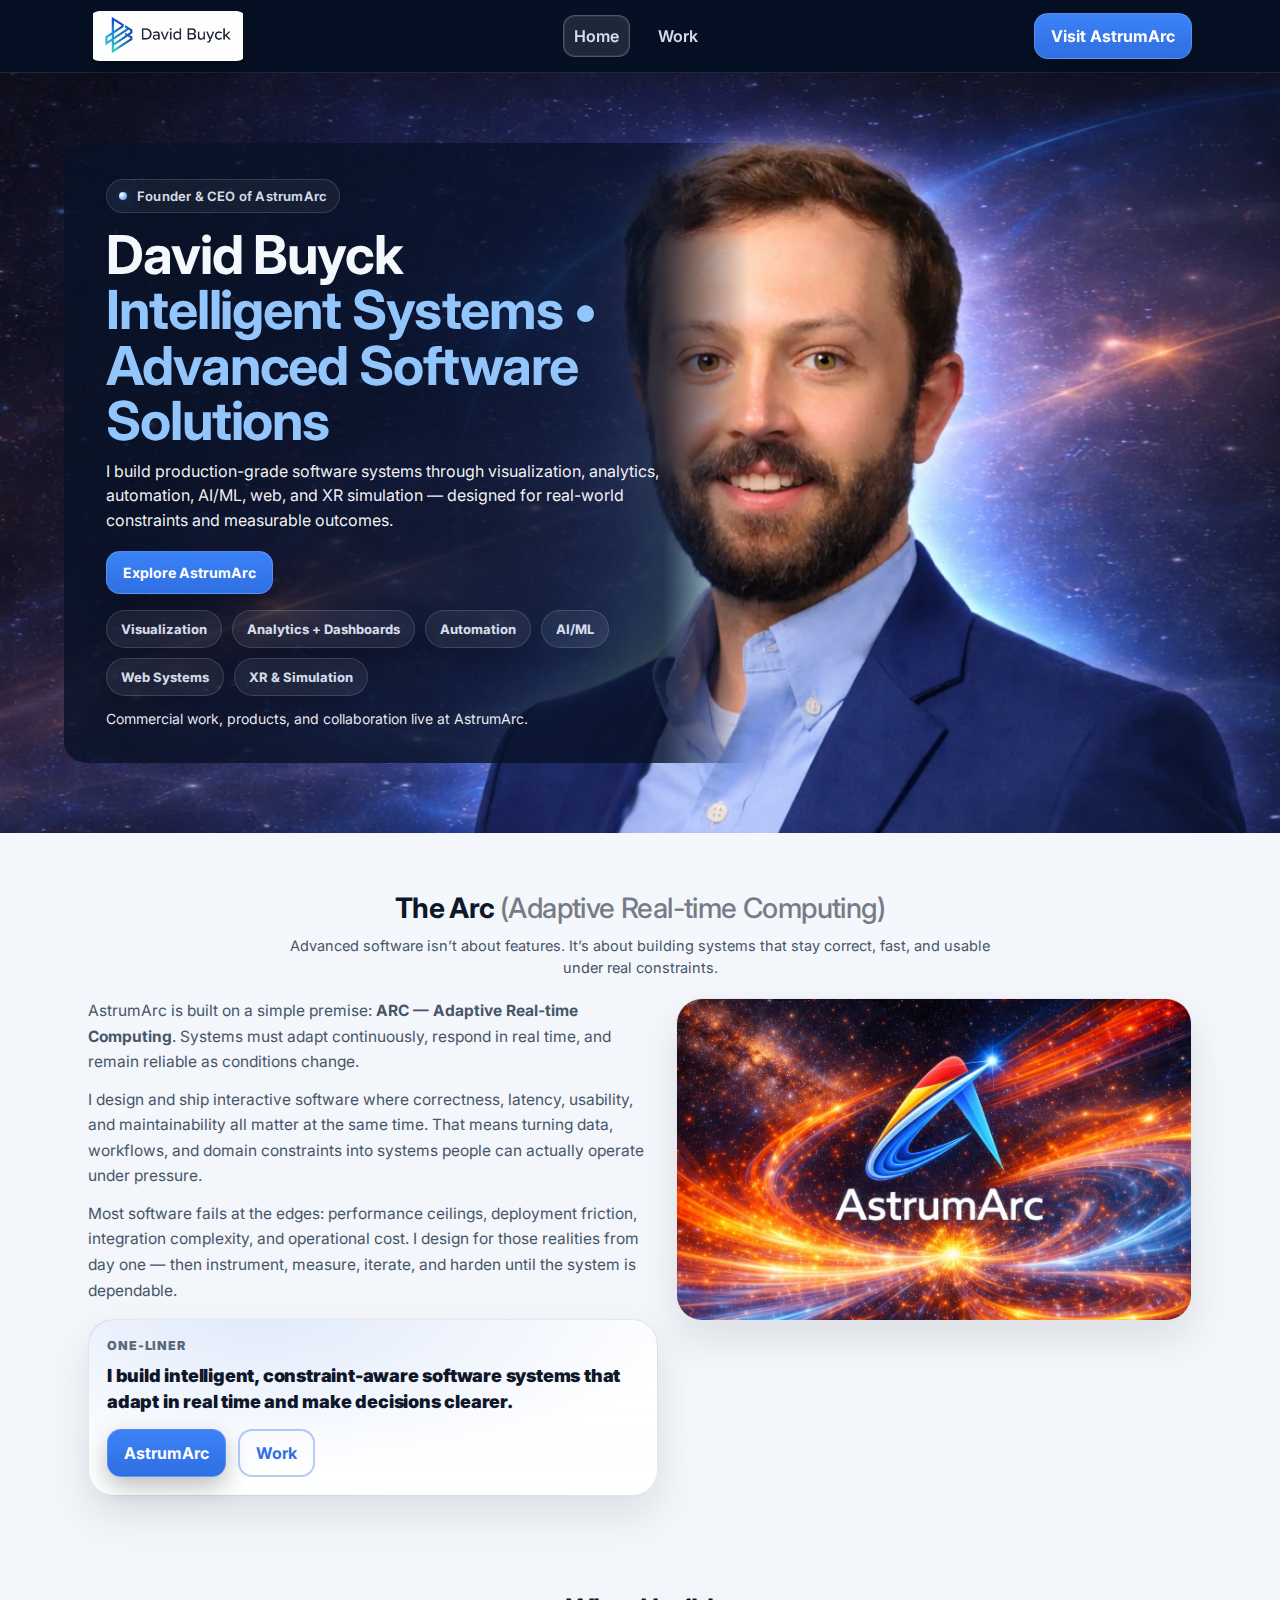
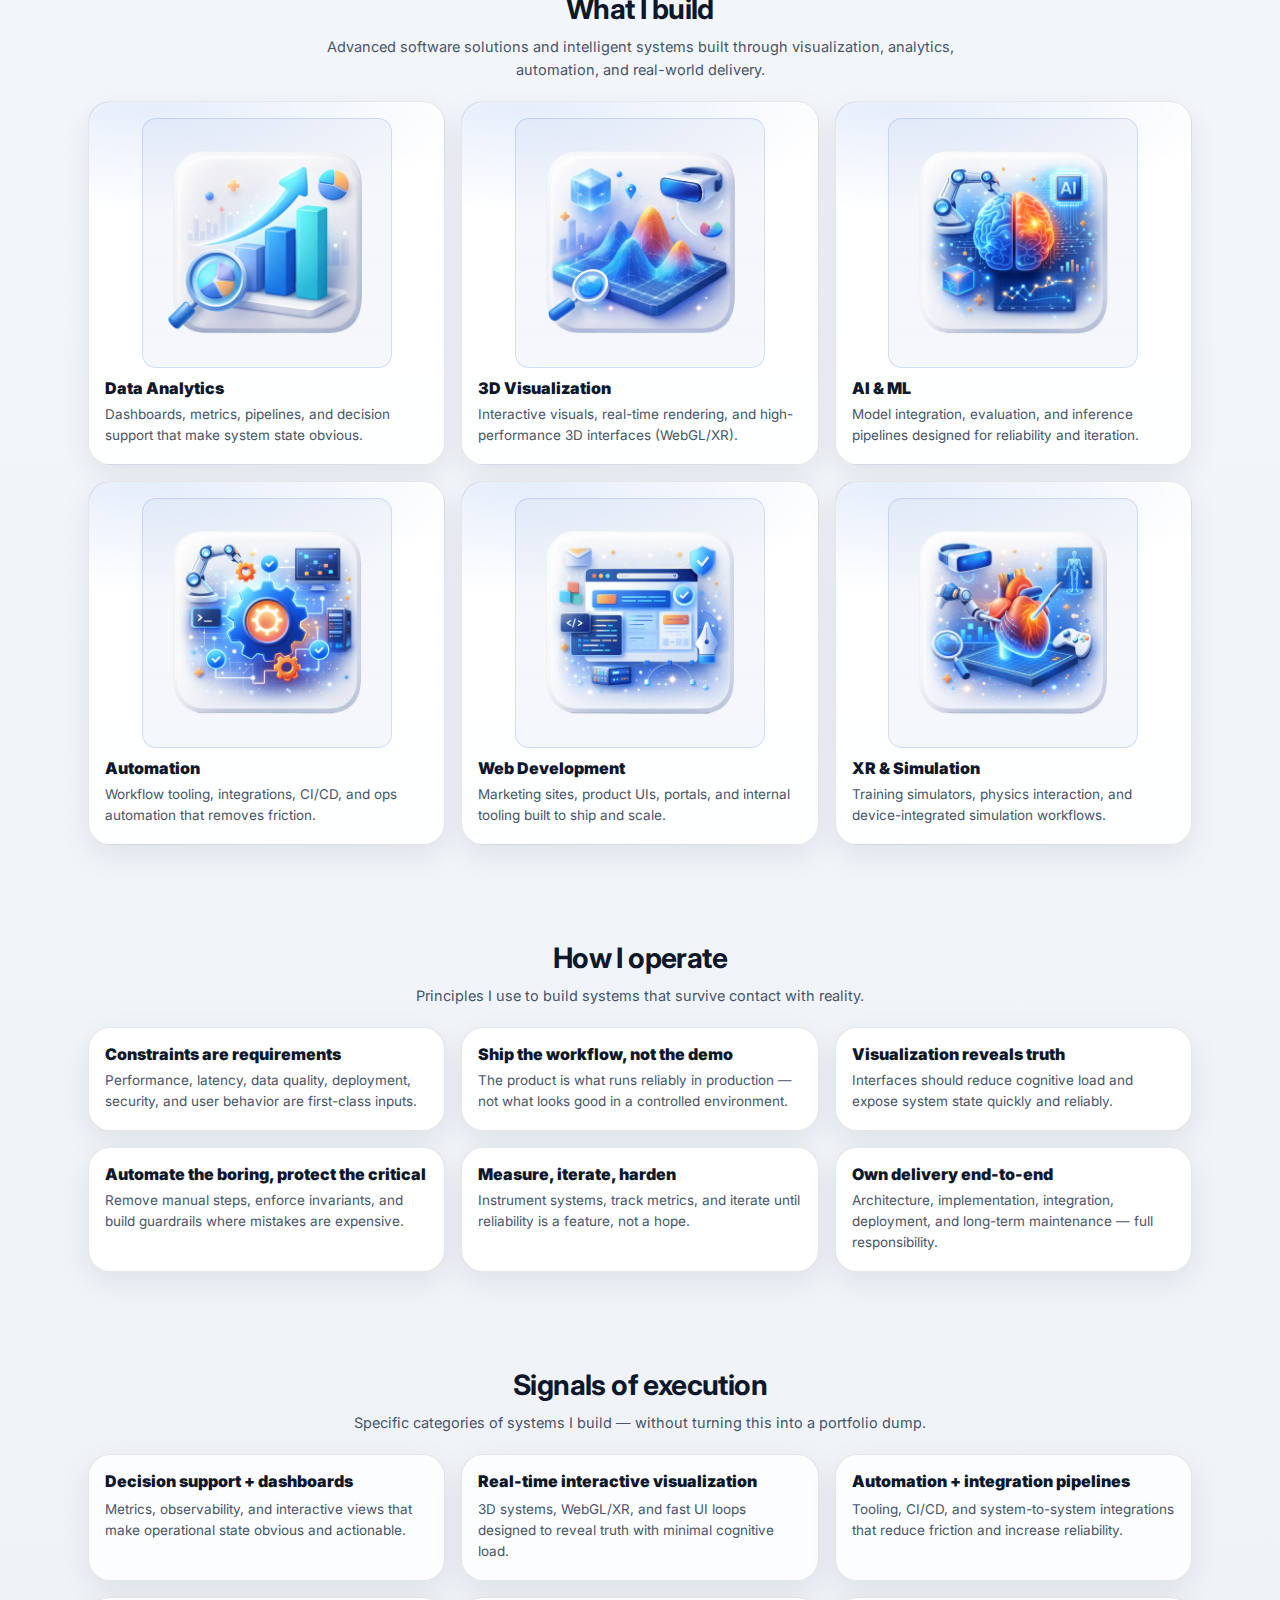
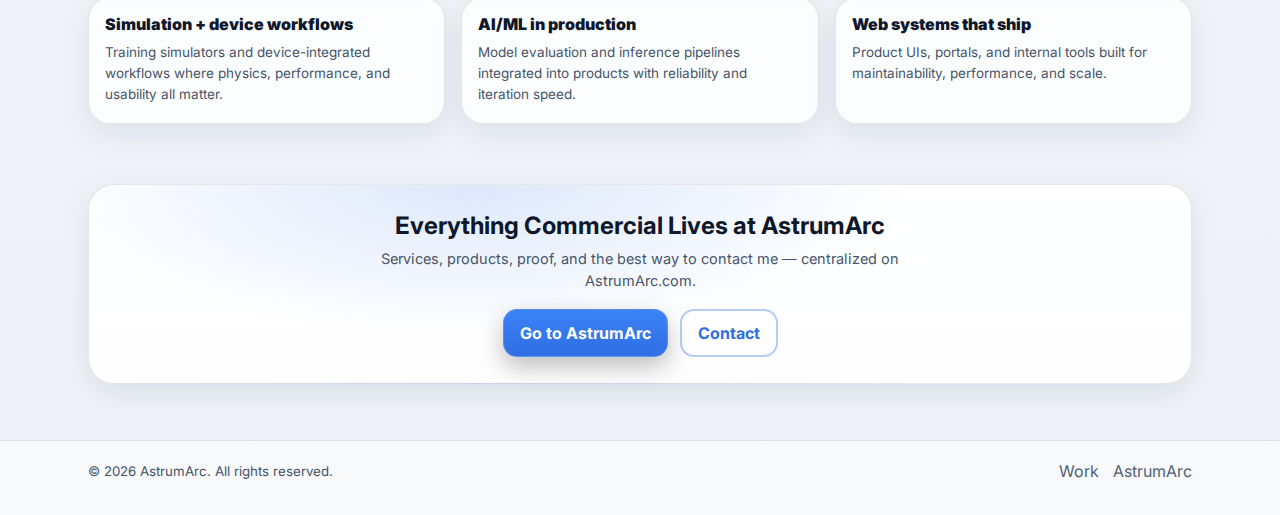
<file: index.html>
<!-- index.html -->
<!doctype html>
<html lang="en">
<head>
  <meta charset="utf-8" />
  <meta name="viewport" content="width=device-width,initial-scale=1" />
  <title>David Buyck | Advanced Software Solutions</title>
  <meta name="description" content="David Buyck — Founder & CEO of AstrumArc. Builder of advanced software solutions and intelligent systems through visualization, analytics, automation, AI/ML, web, and XR simulation." />
  <link rel="preconnect" href="https://fonts.googleapis.com">
  <link rel="preconnect" href="https://fonts.gstatic.com" crossorigin>
  <link href="https://fonts.googleapis.com/css2?family=Inter:wght@400;500;600;700;800&display=swap" rel="stylesheet">
  <link rel="stylesheet" href="css/styles.css" />
  <link rel="preload" as="image" href="img/DavidCosmosHero.webp" type="image/webp" fetchpriority="high">
</head>

<body>
  <header class="topbar">
    <div class="wrap">
      <div class="nav">
        <a class="brand" href="/">
          <img
            class="brandLogo"
            src="img/DavidLogo.webp"
            alt="David Buyck"
            width="160"
            height="50"
          />
          <div class="brandName"></div>
        </a>

        <nav class="navlinks" aria-label="Primary">
          <a href="/" class="active">Home</a>
          <a href="work/">Work</a>
        </nav>

        <div class="navcta">
          <button class="hamburger" id="hamburger" aria-label="Open menu" aria-expanded="false">
            <span></span>
          </button>
          <a class="btn primary" href="https://astrumarc.com/">Visit AstrumArc</a>
        </div>
      </div>

      <div class="mobilemenu" id="mobilemenu" aria-label="Mobile menu">
        <a href="/work/">Work</a>
      </div>
    </div>
  </header>

  <main id="top">
    <section class="heroDark heroBgImage">
      <div class="wrap">
        <div class="heroGrid">
          <div class="heroCopy">
            <div class="kicker"><span class="dot"></span> Founder & CEO of AstrumArc</div>
            <h1>David Buyck<br><span class="em">Intelligent Systems • Advanced Software Solutions</span></h1>
            <p class="sub">
              I build production-grade software systems through visualization, analytics, automation, AI/ML, web, and XR simulation — designed for real-world constraints and measurable outcomes.
            </p>

            <div class="heroActions">
              <a class="btn primary" href="https://astrumarc.com/">Explore AstrumArc</a>              
            </div>

            <div class="heroTags" aria-label="Focus areas">
              <span class="tag">Visualization</span>
              <span class="tag">Analytics + Dashboards</span>
              <span class="tag">Automation</span>
              <span class="tag">AI/ML</span>
              <span class="tag">Web Systems</span>
              <span class="tag">XR &amp; Simulation</span>
            </div>

            <div class="heroAssurance">
              Commercial work, products, and collaboration live at AstrumArc.
            </div>
          </div>
        </div>
      </div>
    </section>

    <div class="pageLight">
      <div class="wrap">

        <section class="section arcSection" id="arc">
        <h2 class="midTitle" style="margin-top:10px;">
          The Arc <span style="font-weight:500; opacity:.55;">(Adaptive Real-time Computing)</span>
        </h2>

        <p class="midSub" style="margin-bottom:18px;">
          Advanced software isn’t about features. It’s about building systems that stay correct, fast, and usable under real constraints.
        </p>

        <div class="arcGrid">
          <div class="arcText">
            <p>
              AstrumArc is built on a simple premise: <strong>ARC — Adaptive Real-time Computing</strong>.
              Systems must adapt continuously, respond in real time, and remain reliable as conditions change.
            </p>

            <p>
              I design and ship interactive software where correctness, latency, usability, and maintainability
              all matter at the same time. That means turning data, workflows, and domain constraints into systems
              people can actually operate under pressure.
            </p>

            <p>
              Most software fails at the edges: performance ceilings, deployment friction, integration complexity,
              and operational cost. I design for those realities from day one — then instrument, measure, iterate,
              and harden until the system is dependable.
            </p>

            <div class="oneLiner">
              <div class="oneLinerLabel">One-liner</div>
              <div class="oneLinerText">
                I build intelligent, constraint-aware software systems that adapt in real time and make decisions clearer.
              </div>
              <div class="oneLinerActions">
                <a class="btn primary" href="https://astrumarc.com/">AstrumArc</a>
                <a class="btn ghost" href="work/">Work</a>
              </div>
            </div>
          </div>

          <div class="arcImage" aria-label="David photo">
            <div class="arcImageCard">
              <img src="img/BackgroundPlainCrop.webp" alt="AstrumArc">
            </div>
          </div>
        </div>
      </section>


        <section class="section" id="build">
          <h2 class="midTitle">What I build</h2>
          <p class="midSub">
            Advanced software solutions and intelligent systems built through visualization, analytics, automation, and real-world delivery.
          </p>

          <div class="pillars">
            <div class="pillar">
              <div class="pillarIcon" aria-hidden="true">
                <img src="img/icons/DataAnalytics2.webp">
              </div>
              <div class="pillarTitle">Data Analytics</div>
              <div class="pillarText">Dashboards, metrics, pipelines, and decision support that make system state obvious.</div>
            </div>

            <div class="pillar">
              <div class="pillarIcon" aria-hidden="true">
                <img src="img/icons/3DVisualization2.webp">
              </div>
              <div class="pillarTitle">3D Visualization</div>
              <div class="pillarText">Interactive visuals, real-time rendering, and high-performance 3D interfaces (WebGL/XR).</div>
            </div>

            <div class="pillar">
              <div class="pillarIcon" aria-hidden="true">
                <img src="img/icons/AI2.webp">
              </div>
              <div class="pillarTitle">AI &amp; ML</div>
              <div class="pillarText">Model integration, evaluation, and inference pipelines designed for reliability and iteration.</div>
            </div>

            <div class="pillar">
              <div class="pillarIcon" aria-hidden="true">
                <img src="img/icons/Automation2.webp">
              </div>
              <div class="pillarTitle">Automation</div>
              <div class="pillarText">Workflow tooling, integrations, CI/CD, and ops automation that removes friction.</div>
            </div>

            <div class="pillar">
              <div class="pillarIcon" aria-hidden="true">
                <img src="img/icons/WebDev2.webp">
              </div>
              <div class="pillarTitle">Web Development</div>
              <div class="pillarText">Marketing sites, product UIs, portals, and internal tooling built to ship and scale.</div>
            </div>

            <div class="pillar">
              <div class="pillarIcon" aria-hidden="true">
                <img src="img/icons/XRAndSim2.webp">
              </div>
              <div class="pillarTitle">XR &amp; Simulation</div>
              <div class="pillarText">Training simulators, physics interaction, and device-integrated simulation workflows.</div>
            </div>
          </div>
        </section>

        <section class="section" id="operate">
          <h2 class="midTitle">How I operate</h2>
          <p class="midSub">
            Principles I use to build systems that survive contact with reality.
          </p>

          <div class="cards3">
            <div class="card">
              <div class="cardBody">
                <div class="cardTitle">Constraints are requirements</div>
                <p class="cardText">Performance, latency, data quality, deployment, security, and user behavior are first-class inputs.</p>
              </div>
            </div>

            <div class="card">
              <div class="cardBody">
                <div class="cardTitle">Ship the workflow, not the demo</div>
                <p class="cardText">The product is what runs reliably in production — not what looks good in a controlled environment.</p>
              </div>
            </div>

            <div class="card">
              <div class="cardBody">
                <div class="cardTitle">Visualization reveals truth</div>
                <p class="cardText">Interfaces should reduce cognitive load and expose system state quickly and reliably.</p>
              </div>
            </div>

            <div class="card">
              <div class="cardBody">
                <div class="cardTitle">Automate the boring, protect the critical</div>
                <p class="cardText">Remove manual steps, enforce invariants, and build guardrails where mistakes are expensive.</p>
              </div>
            </div>

            <div class="card">
              <div class="cardBody">
                <div class="cardTitle">Measure, iterate, harden</div>
                <p class="cardText">Instrument systems, track metrics, and iterate until reliability is a feature, not a hope.</p>
              </div>
            </div>

            <div class="card">
              <div class="cardBody">
                <div class="cardTitle">Own delivery end-to-end</div>
                <p class="cardText">Architecture, implementation, integration, deployment, and long-term maintenance — full responsibility.</p>
              </div>
            </div>
          </div>
        </section>

        <section class="section" id="depth">
          <h2 class="midTitle">Signals of execution</h2>
          <p class="midSub">
            Specific categories of systems I build — without turning this into a portfolio dump.
          </p>

          <div class="signals3">
            <div class="signalCard">
              <div class="signalTitle">Decision support + dashboards</div>
              <div class="signalText">Metrics, observability, and interactive views that make operational state obvious and actionable.</div>
            </div>

            <div class="signalCard">
              <div class="signalTitle">Real-time interactive visualization</div>
              <div class="signalText">3D systems, WebGL/XR, and fast UI loops designed to reveal truth with minimal cognitive load.</div>
            </div>

            <div class="signalCard">
              <div class="signalTitle">Automation + integration pipelines</div>
              <div class="signalText">Tooling, CI/CD, and system-to-system integrations that reduce friction and increase reliability.</div>
            </div>

            <div class="signalCard">
              <div class="signalTitle">Simulation + device workflows</div>
              <div class="signalText">Training simulators and device-integrated workflows where physics, performance, and usability all matter.</div>
            </div>

            <div class="signalCard">
              <div class="signalTitle">AI/ML in production</div>
              <div class="signalText">Model evaluation and inference pipelines integrated into products with reliability and iteration speed.</div>
            </div>

            <div class="signalCard">
              <div class="signalTitle">Web systems that ship</div>
              <div class="signalText">Product UIs, portals, and internal tools built for maintainability, performance, and scale.</div>
            </div>
          </div>
        </section>

        <section class="ctaBand" id="cta">
          <h3>Everything Commercial Lives at AstrumArc</h3>
          <p>
            Services, products, proof, and the best way to contact me — centralized on AstrumArc.com.
          </p>
          <div class="ctaActions">
            <a class="btn primary" href="https://astrumarc.com/">Go to AstrumArc</a>
            <a class="btn ghost" href="https://astrumarc.com/contact/">Contact</a>
          </div>
        </section>

      </div>

      <footer class="footerLight">
        <div class="wrap">
          <div class="foot">
            <small>© <span id="year">2026</span> AstrumArc. All rights reserved.</small>
            <div class="links">
              <a href="work/">Work</a>
              <a href="https://astrumarc.com/">AstrumArc</a>
            </div>
          </div>
        </div>
      </footer>
    </div>
  </main>

  <script src="js/main.js"></script>
</body>
</html>
</file>
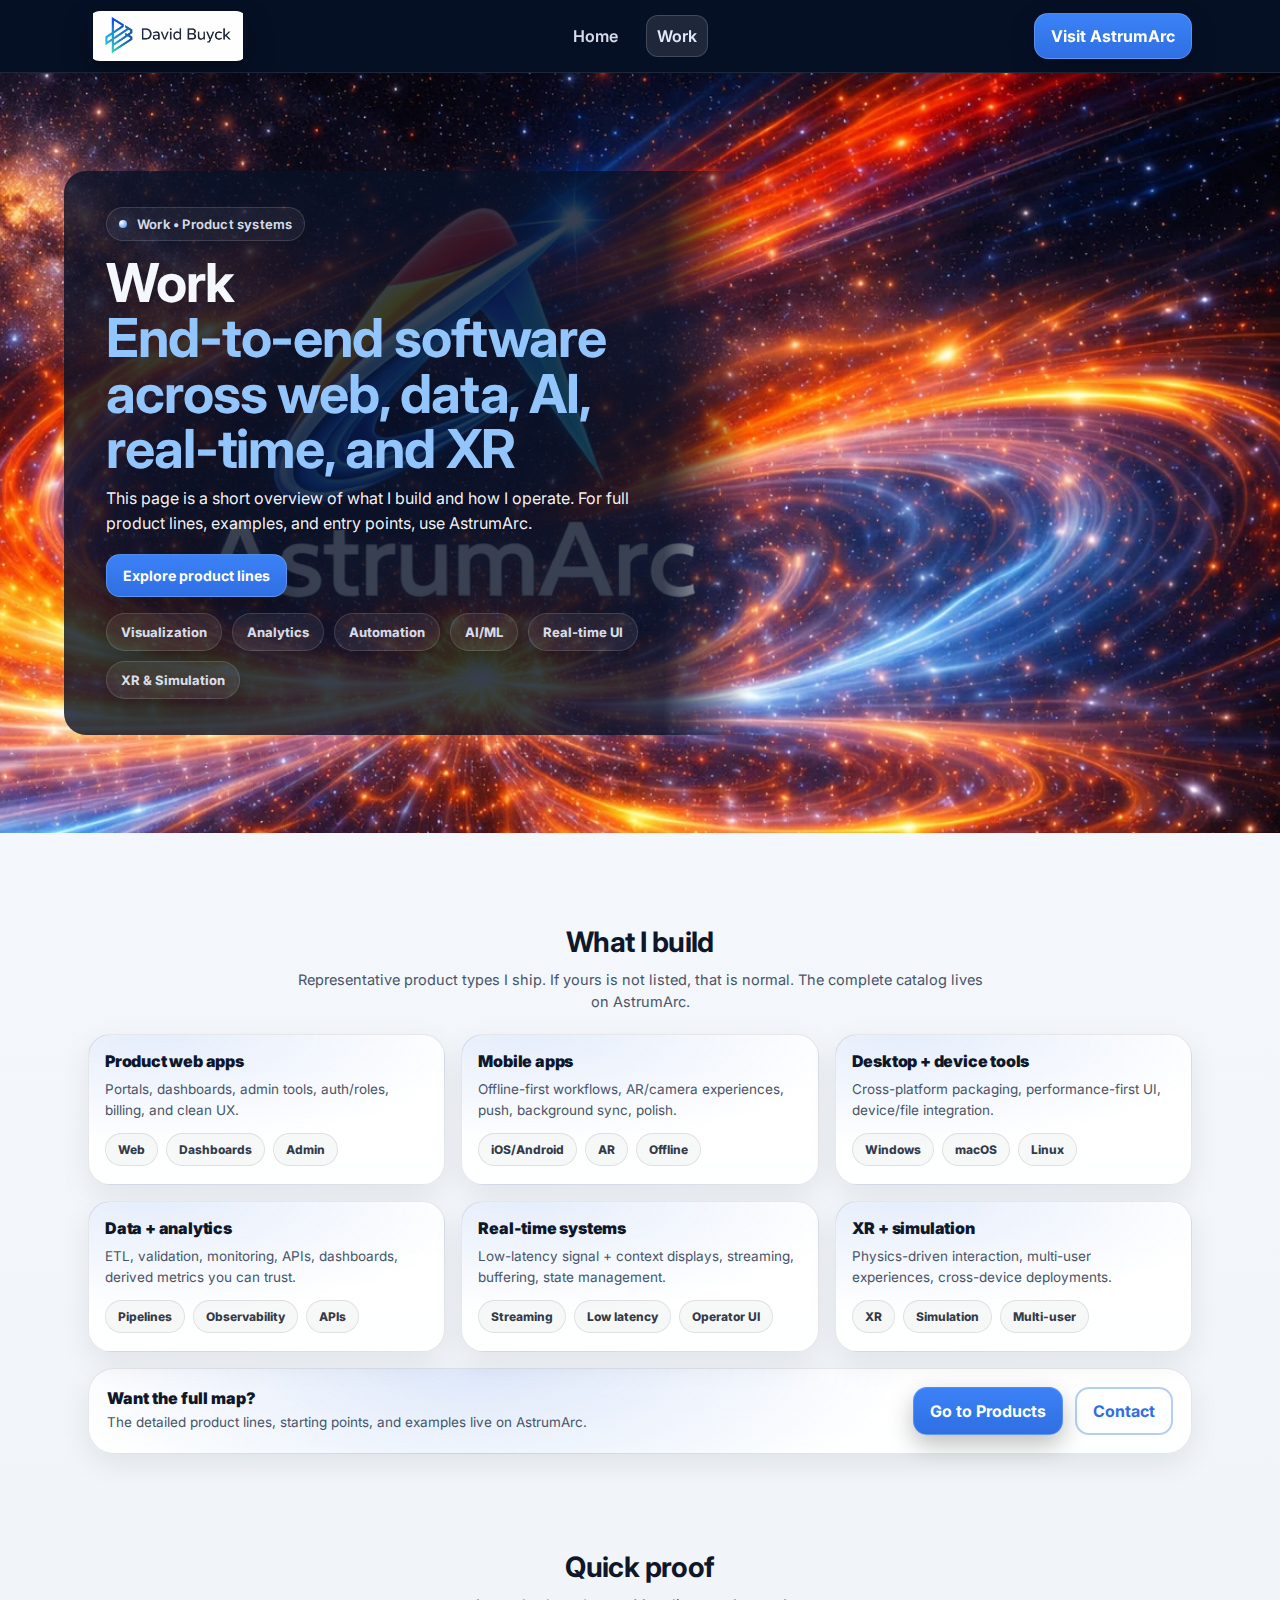
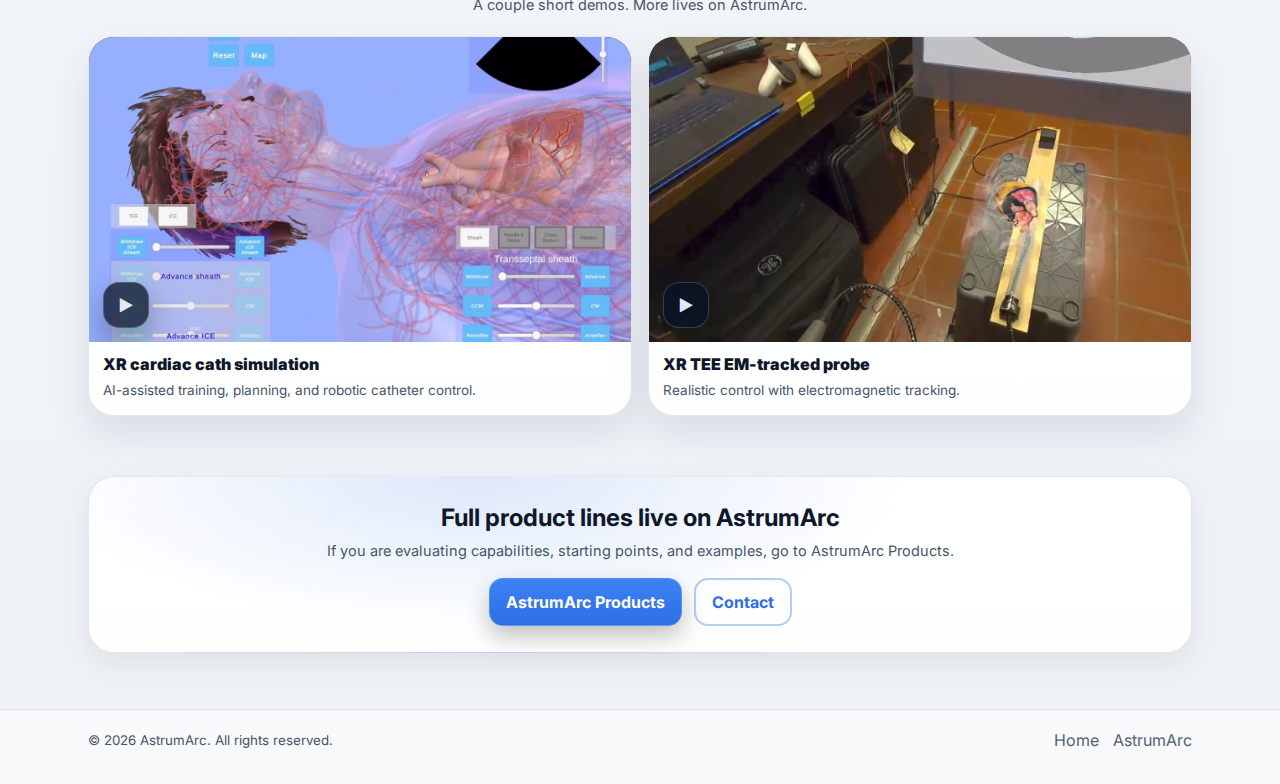
<file: work/index.html>
<!-- work/index.html (reduced + points to AstrumArc /products) -->
<!doctype html>
<html lang="en">
<head>
  <meta charset="utf-8" />
  <meta name="viewport" content="width=device-width,initial-scale=1" />
  <title>David Buyck | Work</title>
  <meta name="description" content="David Buyck - selected work and product capabilities across web, mobile, data, AI, real-time, and XR. Full product lines at AstrumArc." />

  <link rel="preconnect" href="https://fonts.googleapis.com">
  <link rel="preconnect" href="https://fonts.gstatic.com" crossorigin>
  <link href="https://fonts.googleapis.com/css2?family=Inter:wght@400;500;600;700;800&display=swap" rel="stylesheet">

  <link rel="stylesheet" href="../css/styles.css" />
  <link rel="stylesheet" href="css/work.css" />

  <link rel="preload" as="image" href="../img/DavidCosmosHero.webp" type="image/webp" fetchpriority="high">
</head>

<body>
  <header class="topbar">
    <div class="wrap">
      <div class="nav">
        <a class="brand" href="/">
          <img
            class="brandLogo"
            src="../img/DavidLogo.webp"
            alt="David Buyck"
            width="160"
            height="50"
          />
          <div class="brandName"></div>
        </a>

        <nav class="navlinks" aria-label="Primary">
          <a href="../#top">Home</a>
          <a href="#top" aria-current="page">Work</a>
        </nav>

        <div class="navcta">
          <button class="hamburger" id="hamburger" aria-label="Open menu" aria-expanded="false">
            <span></span>
          </button>
          <a class="btn primary" href="https://astrumarc.com/products/">Visit AstrumArc</a>
        </div>
      </div>

      <div class="mobilemenu" id="mobilemenu" aria-label="Mobile menu">
        <a href="../#top">Home</a>
      </div>
    </div>
  </header>

  <main id="top">
    <section class="heroDark heroBgImage heroBgWork">
      <div class="wrap">
        <div class="heroGrid">
          <div class="heroCopy">
            <div class="kicker"><span class="dot"></span> Work • Product systems</div>
            <h1>Work<br><span class="em">End-to-end software across web, data, AI, real-time, and XR</span></h1>
            <p class="sub">
              This page is a short overview of what I build and how I operate.
              For full product lines, examples, and entry points, use AstrumArc.
            </p>

            <div class="heroActions">
              <a class="btn primary" href="https://astrumarc.com/products/">Explore product lines</a>              
            </div>

            <div class="heroTags" aria-label="Focus areas">
              <span class="tag">Visualization</span>
              <span class="tag">Analytics</span>
              <span class="tag">Automation</span>
              <span class="tag">AI/ML</span>
              <span class="tag">Real-time UI</span>
              <span class="tag">XR &amp; Simulation</span>
            </div>
          </div>
        </div>
      </div>
    </section>

    <div class="pageLight">
      <div class="wrap">

        <!-- Quick capability overview (brief) -->
        <section class="section" id="capabilities">
          <h2 class="midTitle">What I build</h2>
          <p class="midSub">
            Representative product types I ship. If yours is not listed, that is normal.
            The complete catalog lives on AstrumArc.
          </p>

          <div class="capGrid">
            <div class="capCard">
              <div class="capTitle">Product web apps</div>
              <div class="capText">Portals, dashboards, admin tools, auth/roles, billing, and clean UX.</div>
              <div class="capTags"><span class="chip">Web</span><span class="chip">Dashboards</span><span class="chip">Admin</span></div>
            </div>

            <div class="capCard">
              <div class="capTitle">Mobile apps</div>
              <div class="capText">Offline-first workflows, AR/camera experiences, push, background sync, polish.</div>
              <div class="capTags"><span class="chip">iOS/Android</span><span class="chip">AR</span><span class="chip">Offline</span></div>
            </div>

            <div class="capCard">
              <div class="capTitle">Desktop + device tools</div>
              <div class="capText">Cross-platform packaging, performance-first UI, device/file integration.</div>
              <div class="capTags"><span class="chip">Windows</span><span class="chip">macOS</span><span class="chip">Linux</span></div>
            </div>

            <div class="capCard">
              <div class="capTitle">Data + analytics</div>
              <div class="capText">ETL, validation, monitoring, APIs, dashboards, derived metrics you can trust.</div>
              <div class="capTags"><span class="chip">Pipelines</span><span class="chip">Observability</span><span class="chip">APIs</span></div>
            </div>

            <div class="capCard">
              <div class="capTitle">Real-time systems</div>
              <div class="capText">Low-latency signal + context displays, streaming, buffering, state management.</div>
              <div class="capTags"><span class="chip">Streaming</span><span class="chip">Low latency</span><span class="chip">Operator UI</span></div>
            </div>

            <div class="capCard">
              <div class="capTitle">XR + simulation</div>
              <div class="capText">Physics-driven interaction, multi-user experiences, cross-device deployments.</div>
              <div class="capTags"><span class="chip">XR</span><span class="chip">Simulation</span><span class="chip">Multi-user</span></div>
            </div>
          </div>

          <div class="miniCta">
            <div class="miniCtaCopy">
              <div class="miniCtaTitle">Want the full map?</div>
              <div class="miniCtaText">
                The detailed product lines, starting points, and examples live on AstrumArc.
              </div>
            </div>
            <div class="miniCtaActions">
              <a class="btn primary" href="https://astrumarc.com/products/">Go to Products</a>
              <a class="btn ghost" href="https://astrumarc.com/contact/">Contact</a>
            </div>
          </div>
        </section>

        <!-- Lightweight proof (keep, but small) -->
        <section class="section" id="proof">
          <h2 class="midTitle">Quick proof</h2>
          <p class="midSub">
            A couple short demos. More lives on AstrumArc.
          </p>

          <div class="featuredGrid featuredGridCompact">
            <a class="featuredCard" href="https://youtu.be/-aWqDufTYM4">
              <div class="featuredThumb">
                <img src="../img/EP Simulator.jpg" alt="XR Cardiac Cath Simulation thumbnail" loading="lazy">
                <div class="featuredPlay" aria-hidden="true">▶</div>
              </div>
              <div class="featuredBody">
                <div class="featuredTitle">XR cardiac cath simulation</div>
                <div class="featuredText">AI-assisted training, planning, and robotic catheter control.</div>
              </div>
            </a>

            <a class="featuredCard" href="https://youtube.com/shorts/XhveNEG2JgU?feature=share">
              <div class="featuredThumb">
                <img src="../img/TEEEMTrackingImage.jpg" alt="XR TEE Simulator EM tracking thumbnail" loading="lazy">
                <div class="featuredPlay" aria-hidden="true">▶</div>
              </div>
              <div class="featuredBody">
                <div class="featuredTitle">XR TEE EM-tracked probe</div>
                <div class="featuredText">Realistic control with electromagnetic tracking.</div>
              </div>
            </a>
          </div>
        </section>

        <section class="ctaBand" id="cta">
          <h3>Full product lines live on AstrumArc</h3>
          <p>
            If you are evaluating capabilities, starting points, and examples, go to AstrumArc Products.
          </p>
          <div class="ctaActions">
            <a class="btn primary" href="https://astrumarc.com/products/">AstrumArc Products</a>
            <a class="btn ghost" href="https://astrumarc.com/contact/">Contact</a>
          </div>
        </section>

      </div>

      <footer class="footerLight">
        <div class="wrap">
          <div class="foot">
            <small>© <span id="year">2026</span> AstrumArc. All rights reserved.</small>
            <div class="links">
              <a href="../#top">Home</a>              
              <a href="https://astrumarc.com/">AstrumArc</a>
            </div>
          </div>
        </div>
      </footer>
    </div>
  </main>

<script src="../js/main.js"></script>
<script src="js/work.js"></script>

</body>
</html>
</file>
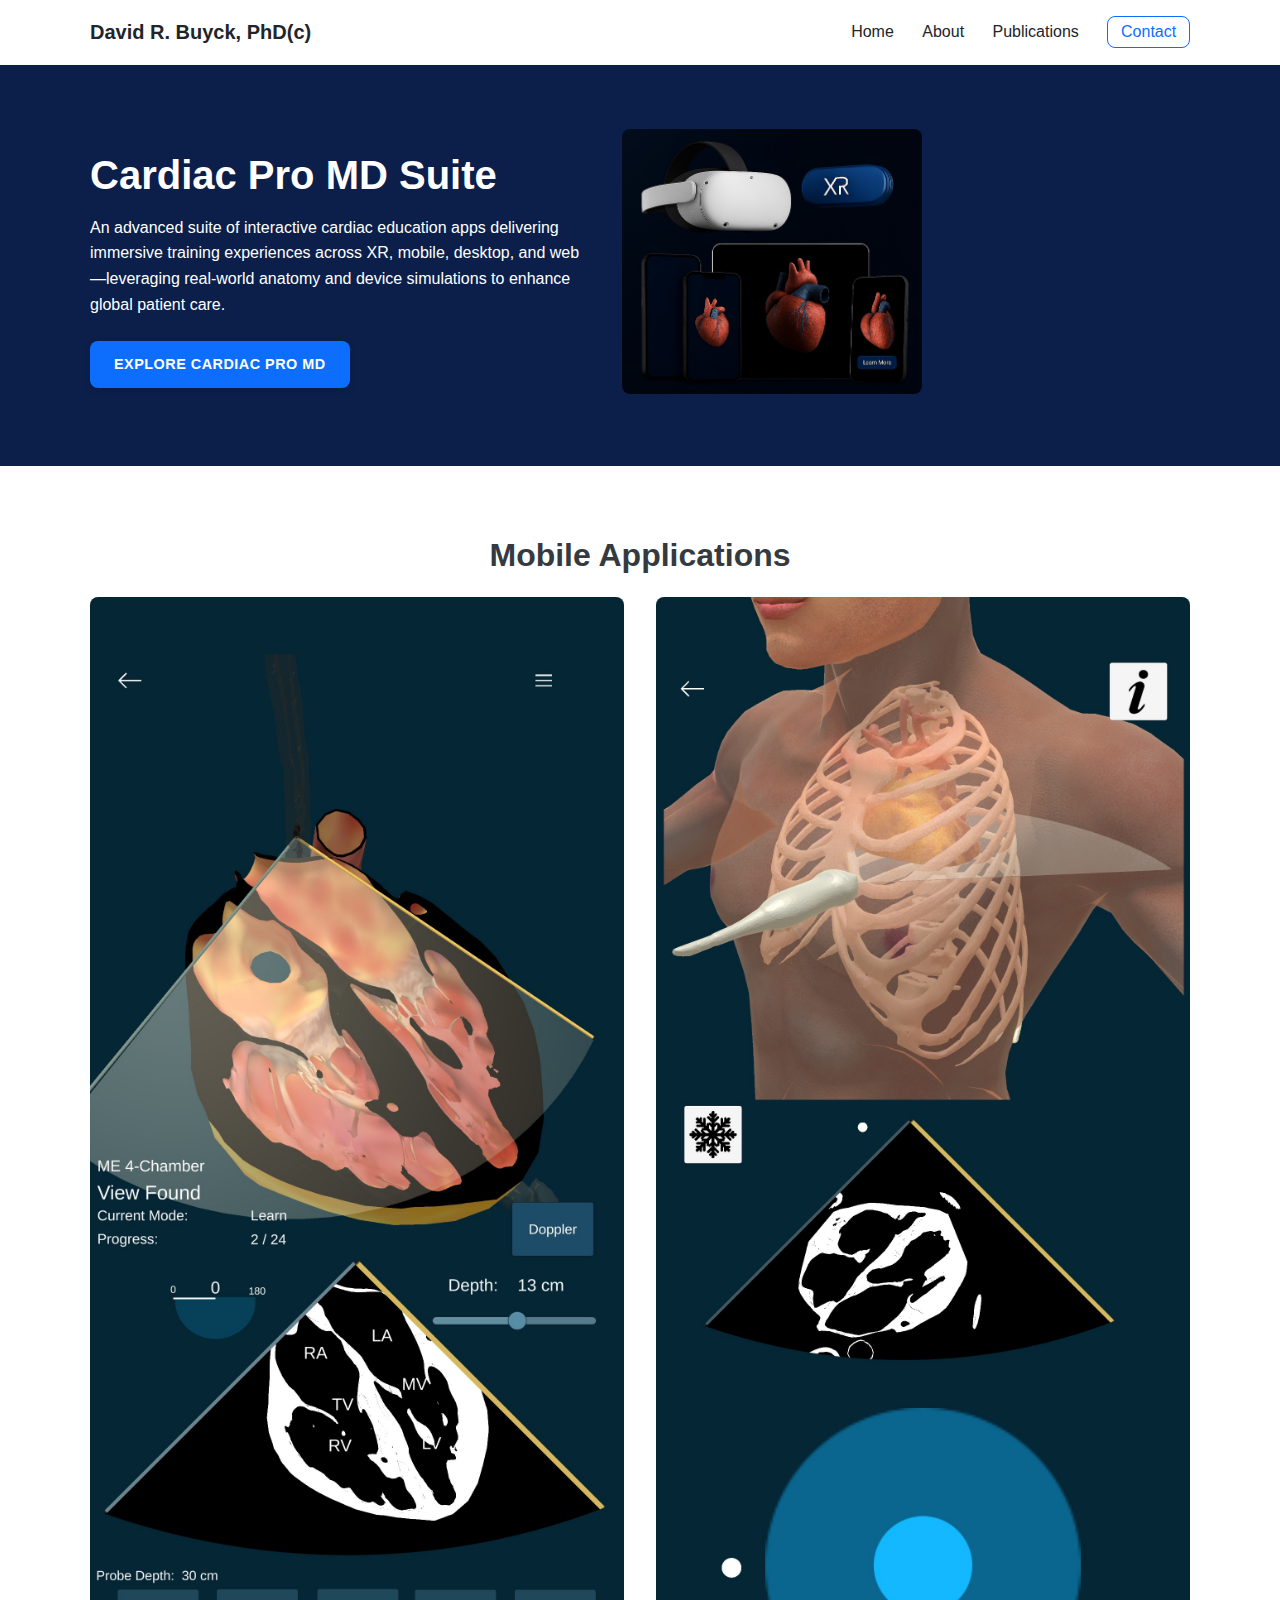
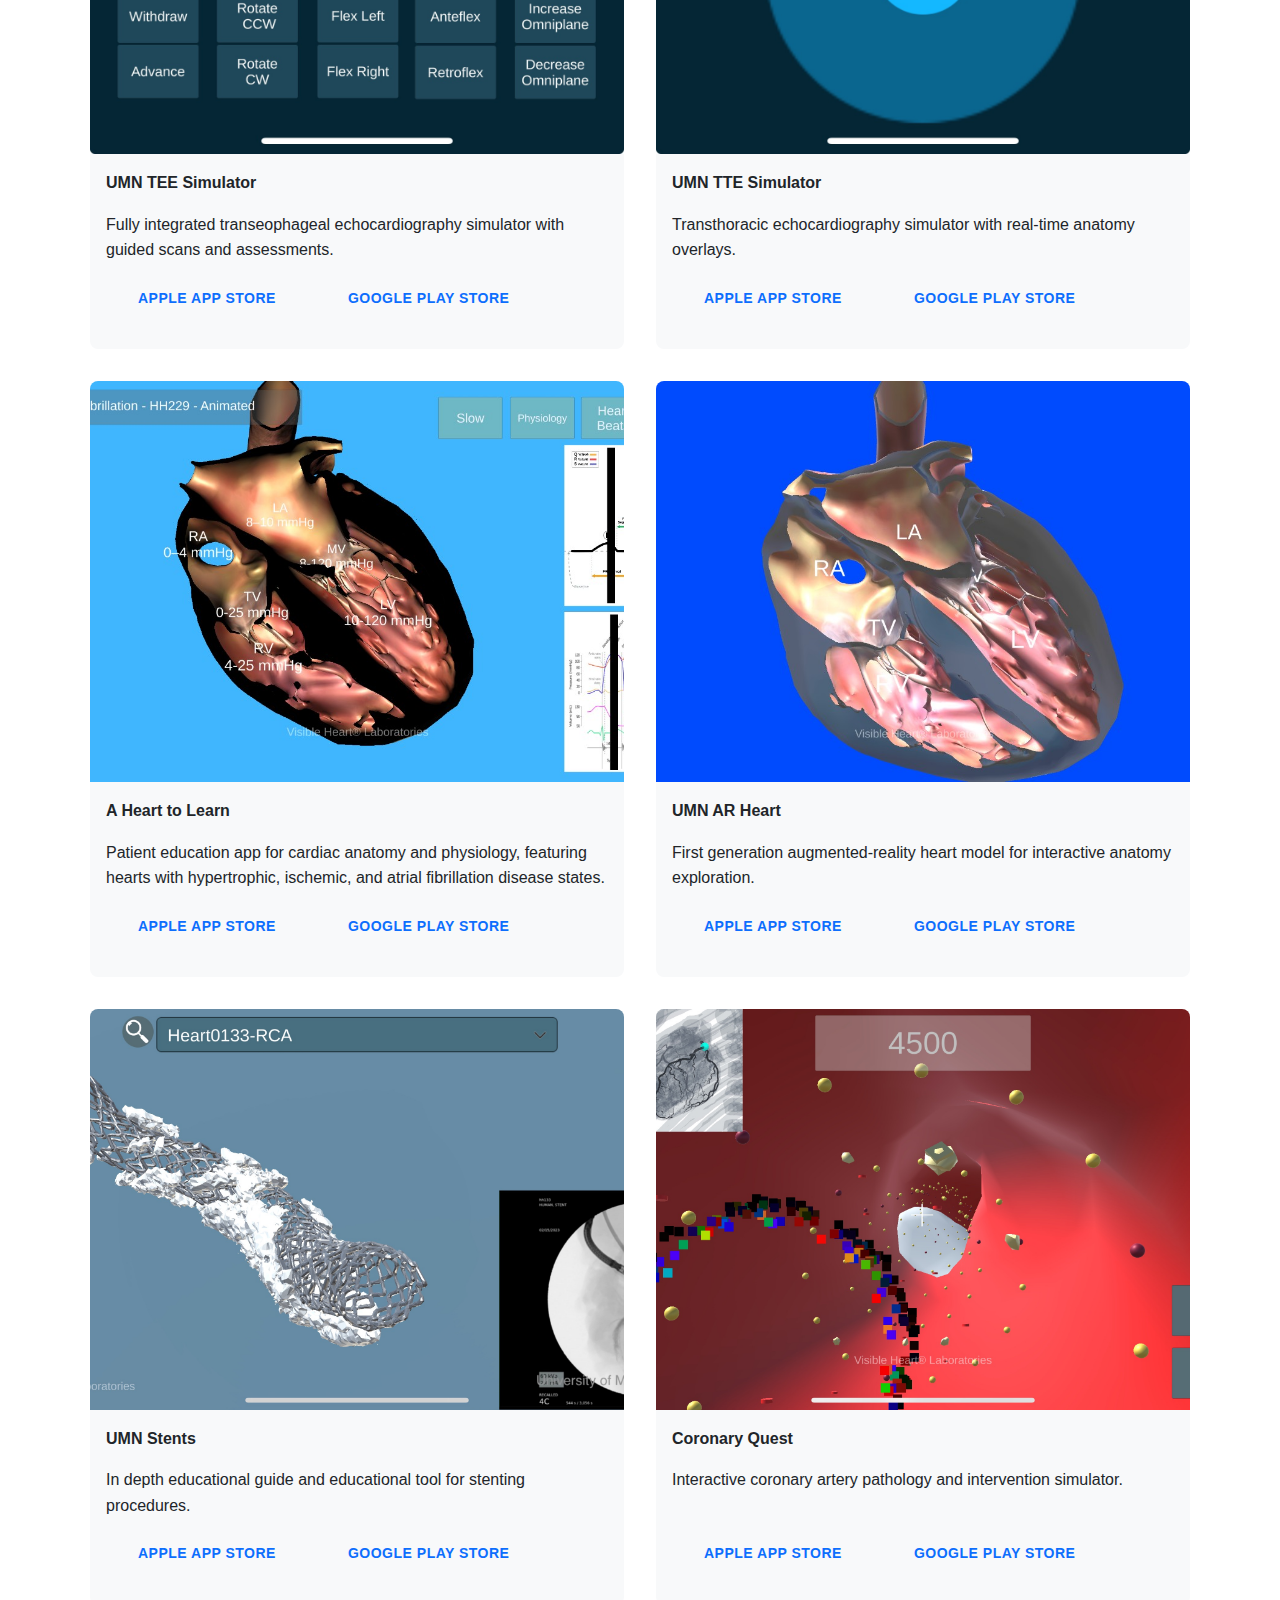
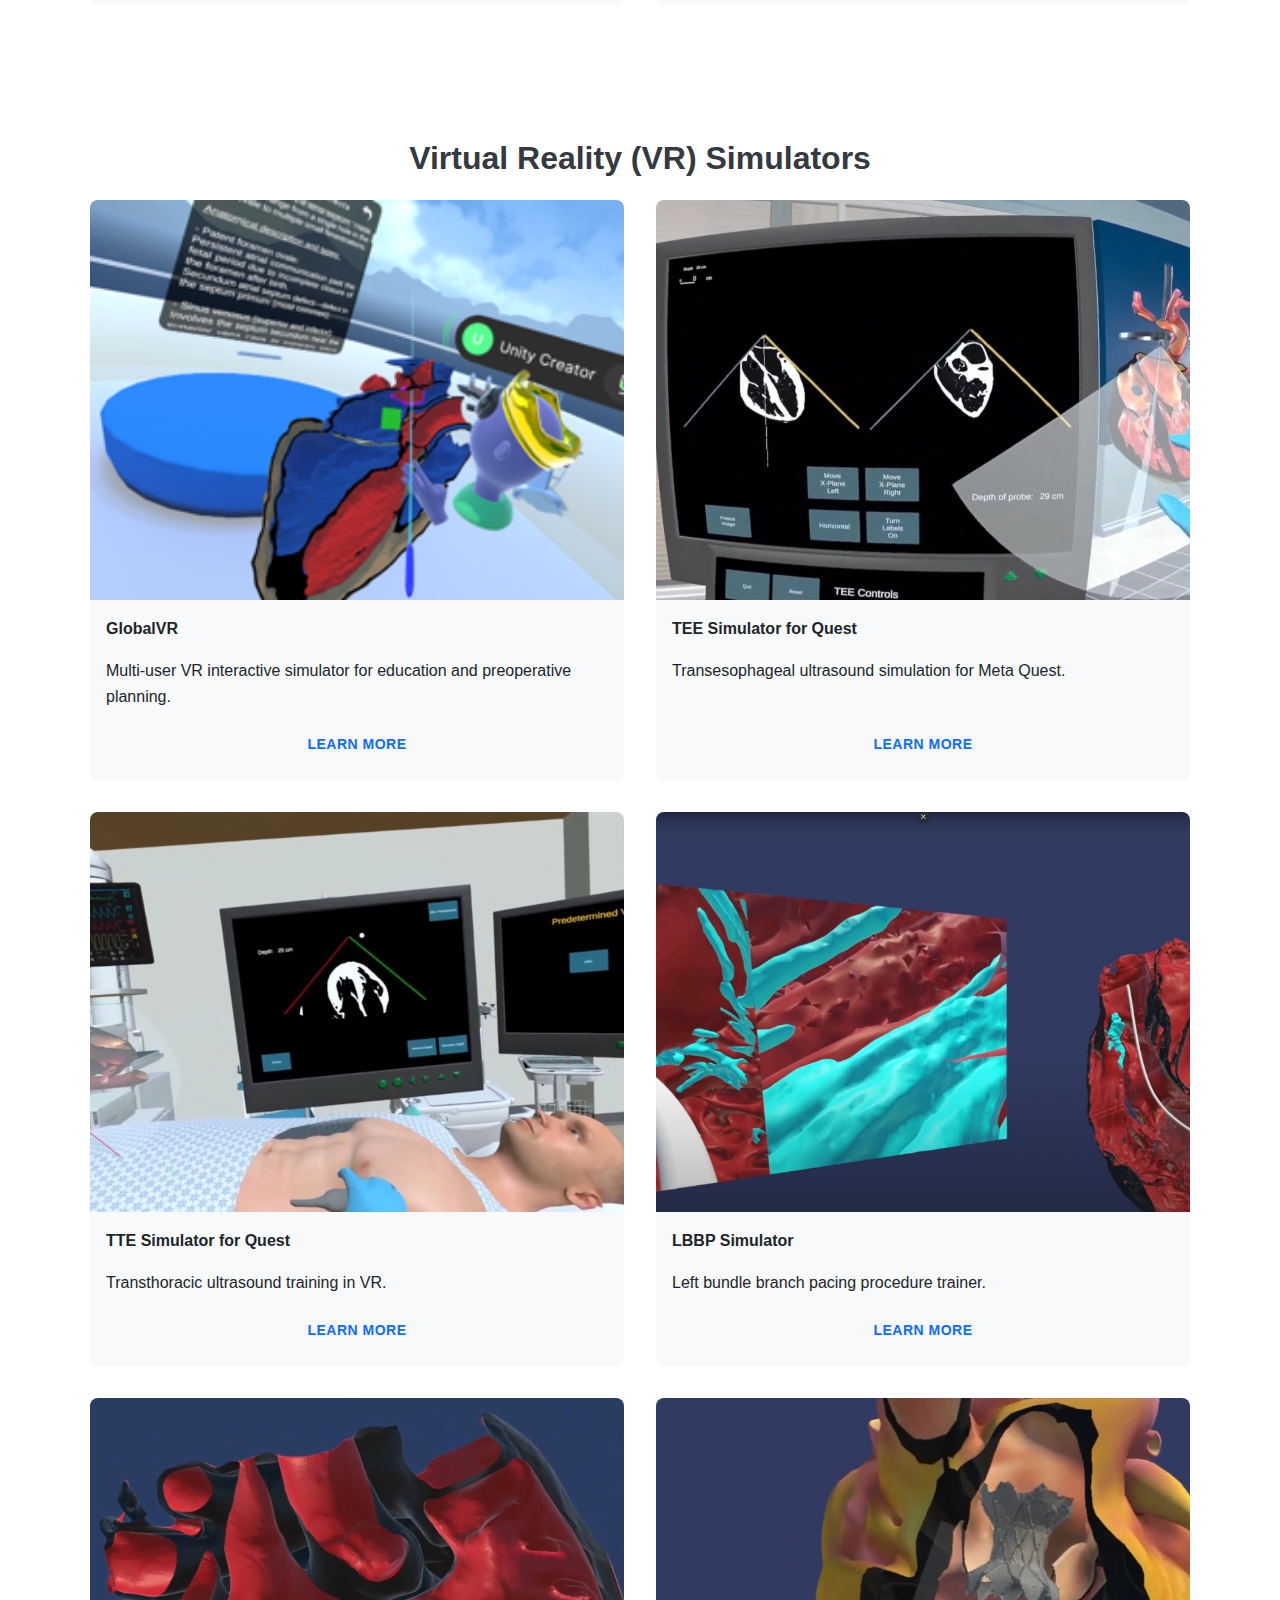
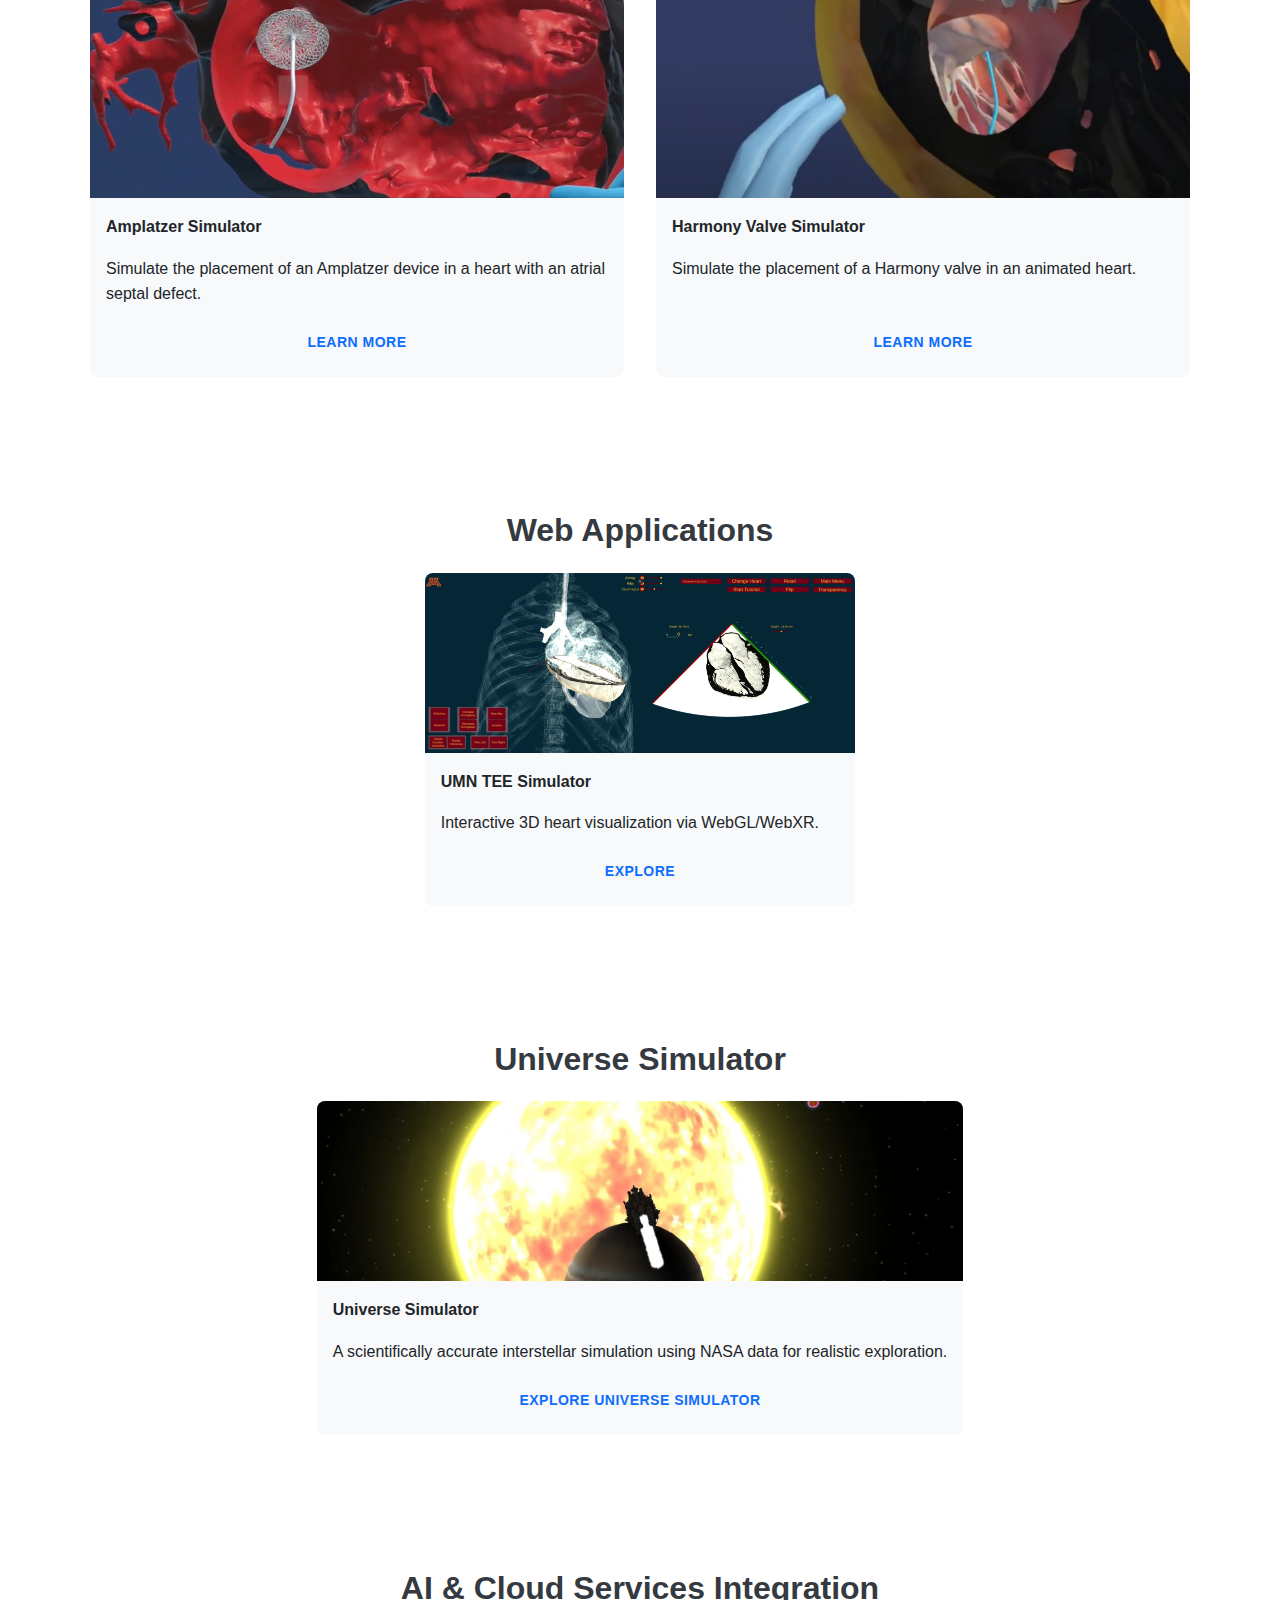
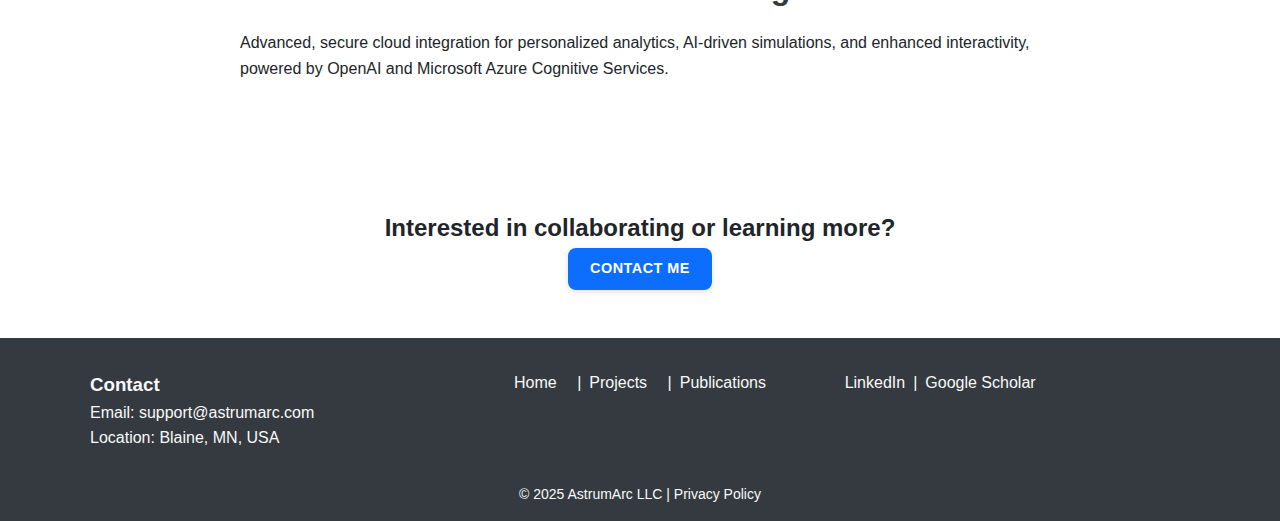
<file: projects.html>
<!DOCTYPE html>
<html lang="en">

<head>
    <meta charset="UTF-8" />
    <meta name="viewport" content="width=device-width, initial-scale=1.0" />
    <title>Projects & Innovations | David R. Buyck, PhD(c)</title>
    <link rel="stylesheet" href="css/style.css" />
    <script src="js/script.js" defer></script>
</head>

<body>

    <!-- HEADER -->
    <header class="site-header">
        <div class="container header-inner">
            <div class="logo">David R. Buyck, PhD(c)</div>
            <nav class="site-nav">
                <a href="index.html">Home</a>
                <a href="about.html">About</a>
                <a href="https://scholar.google.com/citations?user=vrVNoZYAAAAJ&hl=en">Publications</a>
                <a href="https://astrumarc.com/" class="cta">Contact</a>
            </nav>
            <button class="nav-toggle" aria-label="Toggle navigation">☰</button>
        </div>
    </header>

    <main>

        <!-- HERO / FEATURED PROJECT -->
        <section class="hero">
            <div class="container hero-inner">
                <div class="hero-copy">
                    <h1>Cardiac Pro MD Suite</h1>
                    <p>An advanced suite of interactive cardiac education apps delivering immersive training experiences
                        across XR, mobile, desktop, and web—leveraging real‑world anatomy and device simulations to
                        enhance global patient care.</p>
                    <div class="hero-buttons">
                        <a href="https://cardiacpromd.com/" class="btn primary">Explore Cardiac Pro MD</a>
                    </div>
                </div>
                <div class="hero-image">
                    <img src="images/Apps.jpg" alt="Cardiac Pro MD on multiple devices">
                </div>
            </div>
        </section>

        <!-- MOBILE APPLICATIONS -->
        <section class="projects container mobile-apps">
            <h2>Mobile Applications</h2>
            <div class="project-grid two-col">

                <div class="project-card">
                    <img src="images/TEE.jpeg" alt="UMN TEE Simulator">
                    <h4>UMN TEE Simulator</h4>
                    <p>Fully integrated transeophageal echocardiography simulator with guided scans and assessments.</p>
                    <div style="margin:0 1rem 1rem; display:flex; gap:.5rem;">
                        <a href="https://apps.apple.com/us/app/umn-tee/id6450793855" class="btn small">Apple App Store</a>
                        <a href="https://play.google.com/store/apps/details?id=edu.umn.teesimulatorumn" class="btn small">Google Play Store</a>
                    </div>
                </div>

                <div class="project-card">
                    <img src="images/TTE.jpeg" alt="UMN TTE Simulator">
                    <h4>UMN TTE Simulator</h4>
                    <p>Transthoracic echocardiography simulator with real‑time anatomy overlays.</p>
                    <div style="margin:0 1rem 1rem; display:flex; gap:.5rem;">
                        <a href="https://apps.apple.com/us/app/umn-tte/id6450794725" class="btn small">Apple App Store</a>
                        <a href="https://play.google.com/store/apps/details?id=edu.UMN.ttesimulatorumn" class="btn small">Google Play Store</a>
                    </div>
                </div>

                <div class="project-card">
                    <img src="images/H2L.jpg" alt="A Heart to Learn">
                    <h4>A Heart to Learn</h4>
                    <p>Patient education app for cardiac anatomy and physiology, featuring hearts with hypertrophic,
                        ischemic, and atrial fibrillation disease states.</p>
                    <div style="margin:0 1rem 1rem; display:flex; gap:.5rem;">
                        <a href="https://apps.apple.com/us/app/a-heart-to-learn/id6479583417" class="btn small">Apple App Store</a>
                        <a href="https://play.google.com/store/apps/details?id=com.UMN.HearttoLearn" class="btn small">Google Play Store</a>
                    </div>
                </div>



                <div class="project-card">
                    <img src="images/ARHeart.jpg" alt="UMN AR Heart">
                    <h4>UMN AR Heart</h4>
                    <p>First generation augmented‑reality heart model for interactive anatomy exploration.</p>
                    <div style="margin:0 1rem 1rem; display:flex; gap:.5rem;">
                        <a href="https://apps.apple.com/us/app/umn-heart/id6450314134" class="btn small">Apple App Store</a>
                        <a href="https://play.google.com/store/apps/details?id=com.UMN.ARHeart" class="btn small">Google Play Store</a>
                    </div>
                </div>

                <div class="project-card">
                    <img src="images/Stents.jpeg" alt="UMN Stents">
                    <h4>UMN Stents</h4>
                    <p>In depth educational guide and educational tool for stenting procedures.</p>
                    <div style="margin:0 1rem 1rem; display:flex; gap:.5rem;">
                        <a href="https://apps.apple.com/us/app/umn-stents/id6450840817" class="btn small">Apple App Store</a>
                        <a href="https://play.google.com/store/apps/details?id=edu.umn.stentsumn&pcampaignid=web_share" class="btn small">Google Play Store</a>
                    </div>
                </div>



                <div class="project-card">
                    <img src="images/CorQuest.jpeg" alt="Coronary Quest">
                    <h4>Coronary Quest</h4>
                    <p>Interactive coronary artery pathology and intervention simulator.</p>
                    <div style="margin:0 1rem 1rem; display:flex; gap:.5rem;">
                        <a href="https://apps.apple.com/us/app/coronary-quest/id6481529041" class="btn small">Apple App Store</a>
                        <a href="https://play.google.com/store/apps/details?id=com.UMN.CoronaryQuest" class="btn small">Google Play Store</a>
                    </div>
                </div>

            </div>
        </section>

        <!-- VR SIMULATORS -->
        <section class="projects container">
            <h2>Virtual Reality (VR) Simulators</h2>
            <div class="project-grid two-col">

                <div class="project-card">
                    <img src="images/GlobalVR.png" alt="GlobalVR">
                    <h4>GlobalVR</h4>
                    <p>Multi-user VR interactive simulator for education and preoperative planning.</p>
                    <a href="https://youtu.be/NQLOx3VDPwM" class="btn small" style="margin:0 1rem 1rem;">Learn More</a>
                </div>

                <div class="project-card">
                    <img src="images/TEE Simulator.jpg" alt="TEE Simulator for Quest">
                    <h4>TEE Simulator for Quest</h4>
                    <p>Transesophageal ultrasound simulation for Meta Quest.</p>
                    <a href="https://youtu.be/eD_Zs_7BGNc" class="btn small" style="margin:0 1rem 1rem;">Learn More</a>
                </div>

                <div class="project-card">
                    <img src="images/TTE VR.jpg" alt="TTE Simulator for Quest">
                    <h4>TTE Simulator for Quest</h4>
                    <p>Transthoracic ultrasound training in VR.</p>
                    <a href="https://youtu.be/Np1c7sZ_z68" class="btn small" style="margin:0 1rem 1rem;">Learn More</a>
                </div>

                <div class="project-card">
                    <img src="images/LBBP.jpg" alt="LBBP Simulator">
                    <h4>LBBP Simulator</h4>
                    <p>Left bundle branch pacing procedure trainer.</p>
                    <a href="https://youtu.be/8OsEjc_ZXTM" class="btn small" style="margin:0 1rem 1rem;">Learn More</a>
                </div>

                <div class="project-card">
                    <img src="images/Amplatzer.jpg" alt="Amplatzer">
                    <h4>Amplatzer Simulator</h4>
                    <p>Simulate the placement of an Amplatzer device in a heart with an atrial septal defect.</p>
                    <a href="https://youtu.be/-I14ebOKlQA" class="btn small" style="margin:0 1rem 1rem;">Learn More</a>
                </div>

                <div class="project-card">
                    <img src="images/HarmonyPlacement.jpg" alt="Harmony Valve">
                    <h4>Harmony Valve Simulator</h4>
                    <p>Simulate the placement of a Harmony valve in an animated heart.</p>
                    <a href="https://youtu.be/E0n7XWzRoSE" class="btn small" style="margin:0 1rem 1rem;">Learn More</a>
                </div>

            </div>
        </section>

        <!-- WEB APPLICATIONS -->
        <section class="projects container">
            <h2>Web Applications</h2>
            <div class="project-grid" style="justify-items:center;">

                <div class="project-card" style="max-width:1000px;">
                    <img src="images/TEEWeb4Chamber.jpg" alt="UMN TEE Simulator (WebGL)">
                    <h4>UMN TEE Simulator</h4>
                    <p>Interactive 3D heart visualization via WebGL/WebXR.</p>
                    <a href="https://play.unity.com/en/games/c4759c57-6ad6-4327-93aa-fbde039fbfb1/umn-tee-simulator" class="btn small" style="margin:0 1rem 1rem;">Explore</a>
                </div>

            </div>
        </section>

        <!-- UNIVERSE SIMULATOR -->
        <section class="projects container">
            <h2>Universe Simulator</h2>
            <div class="project-grid" style="justify-items:center;">
                <div class="project-card" >
                    <img src="images/UniverseSimulator.jpg" alt="Universe Simulator">
                    <h4>Universe Simulator</h4>
                    <p>A scientifically accurate interstellar simulation using NASA data for realistic exploration.</p>
                    <a href="https://youtu.be/1ywK9dDMjlQ" class="btn small" style="margin:0 1rem 1rem;">Explore Universe Simulator</a>
                </div>
            </div>
        </section>

        <!-- AI & CLOUD SERVICES -->
        <section class="projects container  ai-cloud-services">
            <h2>AI & Cloud Services Integration</h2>
            <p style="max-width:800px; margin:0 auto 1rem;">
                Advanced, secure cloud integration for personalized analytics, AI‑driven simulations, and enhanced
                interactivity, powered by OpenAI and Microsoft Azure Cognitive Services.
            </p>
            <!--
            <div class="ai-cloud-images">
                <img src="images/OpenAI.jpg" alt="AI Analytics Dashboard">
                <img src="images/Micorsoft.png"     alt="Cloud Infrastructure">
            </div>
            -->
        </section>

        <!-- CALL TO ACTION -->
        <section class="overview">
            <h2>Interested in collaborating or learning more?</h2>
            <a href="https://astrumarc.com/" class="btn primary">Contact Me</a>
        </section>

    </main>

    <!-- FOOTER -->
    <footer class="site-footer">
        <div class="container footer-inner">
            <div class="footer-info">
                <h3>Contact</h3>
                <p>Email: <a href="mailto:support@astrumarc.com">support@astrumarc.com</a><br>
                    Location: Blaine, MN, USA</p>
            </div>
            <div class="footer-nav">
                <a href="index.html">Home</a>
                <a href="projects.html">Projects</a>
                <a href="https://scholar.google.com/citations?user=vrVNoZYAAAAJ&hl=en">Publications</a>
            </div>
            <div class="footer-social">
                <a href="https://www.linkedin.com/in/david-b-97106450">LinkedIn</a> | <a
                    href="https://scholar.google.com/citations?user=vrVNoZYAAAAJ&hl=en">Google Scholar</a>
            </div>
        </div>
        <div class="footer-legal">
            © 2025 AstrumArc LLC | Privacy Policy
        </div>
    </footer>

</body>

</html>
</file>
<file: css/styles.css>
/* css/styles.css */
:root{
  --dark0:#071126;
  --dark1:#0b1f47;

  --light0:#f4f7fb;
  --light1:#eef2f7;

  --card:#ffffff;
  --cardBorder: rgba(15, 23, 42, 0.10);

  --accent:#2f6fe3;
  --accent2:#3b82f6;
  --accent3:#93c5fd;

  --textDark:#0f172a;
  --textMuted:#475569;
  --textLight:#e8eefc;

  --shadowDark: 0 14px 45px rgba(0,0,0,.45);
  --shadowLight: 0 10px 30px rgba(15, 23, 42, 0.08);

  --radius2: 22px;
  --max: 1140px;
}

*{box-sizing:border-box}
html,body{height:100%}

body{
  margin:0;
  font-family:Inter,system-ui,-apple-system,Segoe UI,Roboto,Arial,sans-serif;
  background: var(--dark0);
  overflow-x:hidden;
}

a{color:inherit;text-decoration:none}
img{max-width:100%;display:block}
button{font:inherit}
.wrap{max-width:var(--max); margin:0 auto; padding:0 18px;}

.topbar{
  position:sticky; top:0; z-index:50;
  backdrop-filter: blur(12px);
  background: rgba(7, 17, 38, 0.72);
  border-bottom: 1px solid rgba(255,255,255,0.10);
}

.nav{
  display:flex; align-items:center; justify-content:space-between;
  height:72px;
  gap:18px;
}

.brand{
  display:flex;
  align-items:center;
  gap:10px;
  height:100%;
  color: rgba(232,238,252,.95);
}
.brandMark{
  width:34px; height:34px; border-radius:11px;
  background:
    radial-gradient(12px 12px at 30% 35%, rgba(255,255,255,.9), transparent 60%),
    conic-gradient(from 210deg, #ff7a18, #af002d 35%, #319197 75%, #3b82f6);
  box-shadow: 0 10px 25px rgba(0,0,0,.35);
}
.brandName{
  font-weight:800;
  letter-spacing:.2px;
}

.navlinks{
  display:flex; align-items:center; gap:18px;
}
.navlinks a{
  font-weight:600;
  color:rgba(232,238,252,.92);
  padding:10px 10px;
  border-radius:12px;
  transition: background .2s ease, transform .2s ease, opacity .2s ease;
}
.navlinks a.active{
  background: rgba(255,255,255,.10);
  border: 1px solid rgba(255,255,255,.22);
  box-shadow: inset 0 0 0 1px rgba(255,255,255,.08);
}

.navlinks a:hover{
  background: rgba(255,255,255,.07);
  transform: translateY(-1px);
}

.navcta{
  display:flex; align-items:center; gap:10px;
  min-width:180px; justify-content:flex-end;
}

.btn{
  display:inline-flex; align-items:center; justify-content:center;
  gap:10px;
  padding:12px 16px;
  border-radius: 14px;
  border: 1px solid rgba(255,255,255,.14);
  background: rgba(255,255,255,.06);
  color: rgba(232,238,252,.95);
  font-weight: 700;
  box-shadow: 0 10px 24px rgba(0,0,0,.25);
  cursor:pointer;
  transition: transform .16s ease, background .16s ease, border-color .16s ease, box-shadow .16s ease;
  user-select:none;
  white-space:nowrap;
}
.btn:hover{
  transform: translateY(-1px);
  background: rgba(255,255,255,.085);
  border-color: rgba(255,255,255,.22);
  box-shadow: 0 16px 36px rgba(0,0,0,.35);
}
.btn.primary{
  background: linear-gradient(180deg, var(--accent2), var(--accent));
  border-color: rgba(255,255,255,.18);
  color:#ffffff;
}
.btn.ghost{
  background: transparent;
  color: var(--accent);
  border: 2px solid rgba(47,111,227,0.35);
  box-shadow: none;
}
.btn.heroSecondary{
  background: transparent;
  color: #ffffff;
  border: 2px solid rgba(255, 255, 255, 0.92);
  box-shadow: none;
}
.btn.ghost:hover{
  background: rgba(47,111,227,0.08);
  border-color: rgba(47,111,227,0.6);
  transform: translateY(-1px);
}

.hamburger{
  display:none;
  width:44px;height:44px;border-radius:14px;
  border:1px solid rgba(255,255,255,.14);
  background: rgba(255,255,255,.06);
  cursor:pointer;
  align-items:center;justify-content:center;
}
.hamburger span{
  width:18px;height:2px;background:rgba(232,238,252,.9);display:block;position:relative;
}
.hamburger span:before,.hamburger span:after{
  content:""; position:absolute; left:0;
  width:18px;height:2px;background:rgba(232,238,252,.9);
}
.hamburger span:before{ top:-6px;}
.hamburger span:after{ top:6px;}

.mobilemenu{
  display:none;
  border-top: 1px solid rgba(255,255,255,0.10);
  padding: 12px 0 16px;
}
.mobilemenu a{
  display:block;
  padding: 12px 10px;
  border-radius: 12px;
  color: rgba(232,238,252,.94);
  font-weight: 650;
}
.mobilemenu a:hover{
  background: rgba(255,255,255,.07);
}
.mobilemenu .row{
  display:flex; gap:10px; padding: 10px 10px 0;
}

.heroDark{
  position: relative;
  width: 100%;
  height: calc(100vw * (1024 / 1536));
  min-height: 460px;
  max-height: 760px;
  display: flex;
  align-items: center;
  overflow: hidden;
}

.heroBgImage{
  background:
    linear-gradient(
      90deg,
      rgba(7,17,38,0) 0%,
      rgba(7,17,38,0) 40%,
      rgba(7,17,38,0) 62%,
      rgba(7,17,38,0.00) 78%
    ),
    url("../img/DavidCosmosHero.webp");
  background-repeat: no-repeat;
  background-position: right center;
  background-size: cover;
}

.heroGrid{
  display:grid;
  grid-template-columns: 1.1fr .9fr;
  gap: 28px;
  align-items:center;
  position: relative;
  z-index: 1;
}

.heroCopy{max-width: 720px;}

.heroCopy{
  position: relative;
  z-index: 2;
  padding: 18px 18px;
  border-radius: 18px;
}

.heroCopy:before{
  content:"";
  position:absolute;
  inset:-18px -240px -18px -24px;
  border-radius: 22px;
  background: linear-gradient(
    90deg,
    rgba(7,17,38,0.80) 0%,
    rgba(7,17,38,0.80) 70%,
    rgba(7,17,38,0) 80%
  );
  pointer-events:none;
  z-index:-1;
}

.kicker{
  display:inline-flex; gap:10px; align-items:center;
  padding: 8px 12px;
  border-radius: 999px;
  border: 1px solid rgba(255,255,255,.14);
  background: rgba(255,255,255,.05);
  color: rgba(232,238,252,.92);
  font-weight: 650;
  font-size: 13px;
  letter-spacing: .2px;
}
.dot{
  width:8px;height:8px;border-radius:50%;
  background: radial-gradient(circle at 30% 30%, #fff, var(--accent2));
  box-shadow: 0 0 16px rgba(59,130,246,.6);
}

.heroDark h1{
  color: var(--light0);
  margin: 14px 0 10px;
  font-size: clamp(34px, 4.2vw, 56px);
  line-height: 1.02;
  letter-spacing: -1.1px;
}
.heroDark h1 .em{color: var(--accent3);}

.sub{
  margin: 0 0 18px;
  color: rgba(255,255,255,.96);
  font-size: 16px;
  line-height: 1.55;
  max-width: 68ch;
}

.heroActions{
  display:flex; gap:12px; flex-wrap:wrap;
  margin: 18px 0 0;
}

.heroTags{
  display:flex;
  gap:10px;
  flex-wrap:wrap;
  margin-top: 16px;
}
.tag{
  color: rgba(232,238,252,.92);
  background: rgba(255,255,255,.06);
  border: 1px solid rgba(255,255,255,.14);
  padding: 10px 14px;
  border-radius: 999px;
  font-weight: 750;
  font-size: 13px;
  box-shadow: 0 10px 24px rgba(0,0,0,.20);
}

.heroAssurance{
  margin-top: 14px;
  color: rgba(255,255,255,.92);
  font-size: 14px;
}

.pageLight{
  background: linear-gradient(180deg, var(--light0) 0%, var(--light1) 100%);
  color: var(--textDark);
  padding: 22px 0 0;
}

.section{padding: 26px 0;}

.midTitle{
  text-align:center;
  margin: 44px 0 10px;
  font-size: clamp(22px, 2.2vw, 30px);
  letter-spacing:-.6px;
  color: var(--textDark);
}
.midSub{
  text-align:center;
  margin:0 auto 20px;
  max-width: 78ch;
  color: var(--textMuted);
  line-height:1.55;
  font-size: 14.5px;
}

.arcGrid{
  display:grid;
  grid-template-columns: 1.05fr .95fr;
  gap: 18px;
  align-items: start;
  margin-top: 10px;
}

.arcText p{
  margin: 0 0 12px;
  color: var(--textMuted);
  line-height: 1.65;
  font-size: 15.5px;
}
.arcText p:last-child{margin-bottom:0}

.oneLiner{
  margin-top: 16px;
  border-radius: 26px;
  border: 1px solid rgba(15,23,42,0.10);
  background:
    radial-gradient(700px 240px at 30% 0%, rgba(47,111,227,.14), transparent 62%),
    linear-gradient(180deg, rgba(255,255,255,.96), rgba(255,255,255,.92));
  box-shadow: 0 18px 40px rgba(15,23,42,0.10);
  padding: 18px 18px;
}
.oneLinerLabel{
  font-weight: 900;
  font-size: 12.5px;
  letter-spacing: .9px;
  text-transform: uppercase;
  color: rgba(71,85,105,.90);
}
.oneLinerText{
  margin-top: 10px;
  font-size: 18px;
  font-weight: 900;
  letter-spacing: -0.2px;
  color: var(--textDark);
  line-height: 1.45;
}
.oneLinerActions{
  display:flex;
  gap:12px;
  flex-wrap:wrap;
  margin-top: 14px;
}

.arcImage{
  display:flex;
  justify-content:flex-end;
}
.arcImageCard{
  width: min(560px, 100%);
  border-radius: 26px;
  overflow:hidden;
  border: 1px solid rgba(15,23,42,0.10);
  background: #ffffff;
  box-shadow: 0 18px 40px rgba(15,23,42,0.10);
}
.arcImageCard img{
  width:100%;
  height:auto;
  aspect-ratio: 16 / 10;
  object-fit: cover;
  object-position: center;
}

.pillars{
  display:grid;
  grid-template-columns: repeat(3, 1fr);
  gap:16px;
  margin-top: 14px;
}
.pillar{
  border-radius: var(--radius2);
  border: 1px solid var(--cardBorder);
  background:
    radial-gradient(520px 180px at 18% 0%, rgba(47,111,227,.12), transparent 62%),
    linear-gradient(180deg, rgba(255,255,255,.96), rgba(255,255,255,.92));
  box-shadow: var(--shadowLight);
  padding: 16px 16px 18px;
  transition: transform .16s ease, border-color .16s ease;
}
.pillar:hover{
  transform: translateY(-2px);
  border-color: rgba(15, 23, 42, 0.16);
}
.pillarIcon{
  width:250px;
  height:250px;
  border-radius:14px;
  display:flex;
  align-items:center;
  justify-content:center;
  background: rgba(160, 180, 218, 0.1);
  border: 1px solid rgba(47,111,227,.18);
  margin: 0 auto 10px;
}

.pillarTitle{
  font-weight: 900;
  margin:0 0 6px;
  color: var(--textDark);
}
.pillarText{
  margin:0;
  color: var(--textMuted);
  font-size: 13.5px;
  line-height: 1.55;
}

.cards3{
  display:grid;
  grid-template-columns: repeat(3, 1fr);
  gap: 16px;
  margin-top: 14px;
}
.card{
  border-radius: var(--radius2);
  border: 1px solid var(--cardBorder);
  background: var(--card);
  overflow:hidden;
  box-shadow: var(--shadowLight);
  transition: transform .16s ease, border-color .16s ease;
}
.card:hover{
  transform: translateY(-2px);
  border-color: rgba(15, 23, 42, 0.16);
}
.cardBody{padding: 16px 16px 18px;}
.cardTitle{font-weight: 900; margin:0 0 6px; color: var(--textDark);}
.cardText{margin:0; color: var(--textMuted); font-size:13.5px; line-height:1.55;}

.signals3{
  display:grid;
  grid-template-columns: repeat(3, 1fr);
  gap: 16px;
  margin-top: 14px;
}
.signalCard{
  border-radius: var(--radius2);
  border: 1px solid var(--cardBorder);
  background: rgba(255,255,255,.80);
  box-shadow: var(--shadowLight);
  padding: 16px 16px 18px;
}
.signalTitle{font-weight:900; margin:0 0 8px; color: var(--textDark);}
.signalText{margin:0; color: var(--textMuted); line-height:1.55; font-size:13.5px;}

.ctaBand{
  margin: 34px 0 56px;
  border-radius: 26px;
  border: 1px solid var(--cardBorder);
  background:
    radial-gradient(700px 240px at 35% 0%, rgba(47,111,227,.16), transparent 62%),
    linear-gradient(180deg, rgba(255,255,255,.95), rgba(255,255,255,.92));
  padding: 26px 18px;
  text-align:center;
  box-shadow: var(--shadowLight);
}
.ctaBand h3{margin:0 0 8px; font-size:24px; color: var(--textDark);}
.ctaBand p{margin:0 auto 16px; max-width:70ch; color: var(--textMuted); line-height:1.55; font-size:14.5px;}
.ctaActions{display:flex; justify-content:center; gap:12px; flex-wrap:wrap;}

.footerLight{
  border-top: 1px solid rgba(15, 23, 42, 0.10);
  background: rgba(255,255,255,.55);
  padding: 20px 0 34px;
  color: var(--textMuted);
}
.foot{
  display:flex; justify-content:space-between; gap:16px; flex-wrap:wrap;
  align-items:center;
}
.foot .links{display:flex; gap:14px; flex-wrap:wrap}
.foot .links a{opacity:.92}
.foot .links a:hover{opacity:1}

@media (max-width: 980px){
  .heroGrid{grid-template-columns: 1fr; gap: 16px;}
  .arcGrid{grid-template-columns: 1fr; gap: 14px;}
  .arcImage{justify-content:flex-start;}
  .cards3{grid-template-columns: 1fr;}
  .pillars{grid-template-columns: 1fr;}
  .signals3{grid-template-columns: 1fr;}
}

@media (max-width: 860px){
  .navlinks{display:none}
  .hamburger{display:flex}
}

@media (max-width: 520px){
  .heroDark{
    min-height: 560px;
    height: 0vh;
    max-height: none;
    padding: 56px 0 64px;
  }
  .heroBgImage{
    background-position: 72% center;
  }
}

.kicker{
  font-size: clamp(11px, 1.1vw, 13px);
  padding: clamp(6px, 0.8vw, 8px) clamp(10px, 1.2vw, 12px);
}

.heroDark h1{
  font-size: clamp(28px, 4.2vw, 56px);
  line-height: 1.03;
  margin: clamp(10px, 1.5vw, 14px) 0 clamp(8px, 1.2vw, 10px);
}

.sub{
  font-size: clamp(13px, 1.3vw, 16px);
  line-height: 1.55;
  margin: 0 0 clamp(12px, 1.8vw, 18px);
  max-width: 68ch;
}

.heroActions .btn{
  padding: clamp(10px, 1.1vw, 12px) clamp(12px, 1.4vw, 16px);
  border-radius: clamp(12px, 1.4vw, 14px);
  font-size: clamp(13px, 1.1vw, 14.5px);
}

.heroAssurance{
  font-size: clamp(12px, 1.1vw, 14px);
  margin-top: clamp(10px, 1.3vw, 14px);
}


.brandLogo{
  width:160px;
  height:50px;
  object-fit:contain;
  border-radius:12px;
  box-shadow: 0 10px 25px rgba(0,0,0,.35);
}
</file>
<file: work/css/work.css>
/* work/css/work.css */

/* Hero background (correct relative path from /work/css/work.css) */
.heroBgWork{
  background:
    linear-gradient(
      90deg,
      rgba(7,17,38,0) 0%,
      rgba(7,17,38,0) 40%,
      rgba(7,17,38,0) 62%,
      rgba(7,17,38,0.00) 78%
    ),
    url("../../img/BackgroundPlainCrop.webp");
  background-repeat: no-repeat;
  background-position: right center;
  background-size: cover;
}

.monoInline{
  font-family: ui-monospace, SFMono-Regular, Menlo, Monaco, Consolas, "Liberation Mono", "Courier New", monospace;
}

/* Compact capability cards */
.capGrid{
  display:grid;
  grid-template-columns: repeat(3, 1fr);
  gap:16px;
  margin-top: 14px;
}

.capCard{
  border-radius: var(--radius2);
  border: 1px solid var(--cardBorder);
  background:
    radial-gradient(520px 180px at 18% 0%, rgba(47,111,227,.12), transparent 62%),
    linear-gradient(180deg, rgba(255,255,255,.96), rgba(255,255,255,.92));
  box-shadow: var(--shadowLight);
  padding: 16px 16px 18px;
  transition: transform .16s ease, border-color .16s ease;
}

.capCard:hover{
  transform: translateY(-2px);
  border-color: rgba(15,23,42,0.16);
}

.capTitle{
  font-weight: 900;
  color: var(--textDark);
  margin: 0 0 8px;
  letter-spacing: -0.2px;
}

.capText{
  margin: 0 0 12px;
  color: var(--textMuted);
  font-size: 13.5px;
  line-height: 1.55;
}

.capTags{
  display:flex;
  flex-wrap:wrap;
  gap:8px;
}

.chip{
  display:inline-flex;
  align-items:center;
  padding: 8px 12px;
  border-radius: 999px;
  border: 1px solid rgba(15,23,42,0.10);
  background: rgba(15,23,42,0.03);
  color: rgba(15,23,42,.86);
  font-weight: 800;
  font-size: 12px;
}

/* Small in-page CTA */
.miniCta{
  margin-top: 16px;
  border-radius: 26px;
  border: 1px solid rgba(15,23,42,0.10);
  background:
    radial-gradient(700px 240px at 35% 0%, rgba(47,111,227,.16), transparent 62%),
    linear-gradient(180deg, rgba(255,255,255,.95), rgba(255,255,255,.92));
  box-shadow: var(--shadowLight);
  padding: 18px 18px;
  display:flex;
  align-items:center;
  justify-content:space-between;
  gap: 14px;
  flex-wrap:wrap;
}

.miniCtaTitle{
  font-weight: 900;
  color: var(--textDark);
  margin: 0 0 4px;
}

.miniCtaText{
  color: var(--textMuted);
  font-size: 13.5px;
  line-height: 1.55;
}

.miniCtaActions{
  display:flex;
  gap:12px;
  flex-wrap:wrap;
}

/* Reuse your featured card style but keep it compact */
.featuredGrid{
  display:grid;
  grid-template-columns: repeat(2, 1fr);
  gap: 16px;
  margin-top: 14px;
}

.featuredGridCompact .featuredBody{
  padding: 12px 14px 14px;
}

.featuredCard{
  display:block;
  border-radius: 26px;
  border: 1px solid rgba(15,23,42,0.10);
  background: rgba(255,255,255,.92);
  box-shadow: 0 18px 40px rgba(15,23,42,0.10);
  overflow:hidden;
  transition: transform .16s ease, border-color .16s ease;
}

.featuredCard:hover{
  transform: translateY(-2px);
  border-color: rgba(15,23,42,0.16);
}

.featuredThumb{
  position:relative;
  overflow:hidden;
  background:#0b1f47;
}

.featuredThumb img{
  width:100%;
  height:auto;
  aspect-ratio: 16 / 9;
  object-fit: cover;
  object-position: center;
  display:block;
}

.featuredPlay{
  position:absolute;
  left:14px; bottom:14px;
  width:46px; height:46px;
  border-radius: 16px;
  background: rgba(7,17,38,.75);
  border: 1px solid rgba(255,255,255,.18);
  display:flex;
  align-items:center;
  justify-content:center;
  color: rgba(232,238,252,.98);
  font-weight: 900;
  box-shadow: 0 14px 35px rgba(0,0,0,.35);
}

.featuredBody{padding: 14px 16px 16px;}
.featuredTitle{font-weight: 900; color: var(--textDark); margin: 0 0 6px;}
.featuredText{color: var(--textMuted); margin:0; line-height:1.55; font-size: 13.5px;}

.centerCta{
  display:flex;
  justify-content:center;
  margin-top: 14px;
}

/* Responsive */
@media (max-width: 980px){
  .capGrid{grid-template-columns: 1fr;}
  .featuredGrid{grid-template-columns: 1fr;}
  .miniCta{align-items:flex-start;}
}

.navlinks a[aria-current="page"]{
  background: rgba(255,255,255,.10);
  border: 1px solid rgba(255,255,255,.16);
  color: rgba(232,238,252,.98);
}

.navlinks a[aria-current="page"]:hover{
  background: rgba(255,255,255,.12);
}


.brandLogo{
  width:160px;
  height:50px;
  object-fit:contain;
  border-radius:12px;
  box-shadow: 0 10px 25px rgba(0,0,0,.35);
}

/* 1) Prevent the logo from intercepting clicks outside its own pixels */
.brandLogo{
  display:block;
  pointer-events:auto;
}

/* 2) Guarantee the hamburger is above anything inside the navbar */
.hamburger{
  position: relative;
  z-index: 10;
}
</file>
<file: css/style.css>
/* VARIABLES */
:root {
  --primary-color: #0B1F4A;
  --secondary-color: #1E3A8A;
  --accent-color: #0D6EFD;
  --text-color: #212529;
  --light-gray: #F8F9FA;
  --dark-gray: #343A40;
  --white: #FFFFFF;
  --radius: 8px;
  --transition: 0.3s ease;
  font-size: 16px;
  font-family: "Segoe UI", Roboto, sans-serif;
}

/* —— Base outline‑button style —— */
.btn {
  display: inline-block;
  padding: 0.5rem 1rem;
  font-weight: 600;
  text-decoration: none;
  border: 1px solid var(--accent-color);
  border-radius: var(--radius);
  background: transparent;
  color: var(--accent-color);
  transition: background var(--transition), color var(--transition), opacity var(--transition);
}
.btn:hover {
  background: var(--accent-color);
  color: var(--white);
  opacity: 1;
}

/* —— Filled variation —— */
.btn.primary {
  background: var(--accent-color);
  color: var(--white);
}
.btn.primary:hover {
  background: transparent;
  color: var(--accent-color);
}

/* —— Outline variation —— */
.btn.outline {
  background: transparent;
  color: var(--white);
  border-color: var(--white);
}
.btn.outline:hover {
  background: var(--white);
  color: var(--primary-color);
}


/* GLOBAL RESET */
* {
  margin: 0;
  padding: 0;
  box-sizing: border-box;
}
body {
  color: var(--text-color);
  background: var(--white);
  line-height: 1.6;
}
.container {
  width: 90%;
  max-width: 1100px;
  margin: 0 auto;
}

/* HEADER */
.site-header {
  position: sticky;
  top: 0;
  background: var(--white);
  border-bottom: 1px solid var(--light-gray);
  z-index: 100;
}
.header-inner {
  display: flex;
  align-items: center;
  justify-content: space-between;
  padding: 1rem 0;
}
.logo {
  font-size: 1.25rem;
  font-weight: 600;
}
.site-nav a {
  margin-left: 1.5rem;
  text-decoration: none;
  color: var(--text-color);
  font-weight: 500;
  transition: color var(--transition);
}
.site-nav a:hover { color: var(--accent-color); }
.site-nav .cta {
  padding: 0.4rem 0.8rem;
  border: 1px solid var(--accent-color);
  border-radius: var(--radius);
  color: var(--accent-color);
}
.site-nav .cta:hover {
  background: var(--accent-color);
  color: var(--white);
}
.nav-toggle {
  display: none;
  background: none;
  border: none;
  font-size: 1.5rem;
  cursor: pointer;
}

/* HERO */
.hero {
  background: var(--primary-color);
  color: var(--white);
  padding: 4rem 0;
}
.hero-inner {
  display: flex;
  align-items: center;
  gap: 2rem;
}
.hero-image img {
  border-radius: var(--radius);
  max-width: 300px;
  width: 100%;
}
.hero-copy h1 {
  font-size: 2.5rem;
  margin-bottom: 0.5rem;
}
.hero-copy h2 {
  font-size: 1.5rem;
  margin-bottom: 1rem;
  color: #FFFFFF; /* Example: gold color */
}
.hero-copy p {
  max-width: 500px;
  margin-bottom: 1.5rem;
}
.hero-buttons .btn {
  display: inline-block;
  margin-right: 1rem;
  padding: 0.75rem 1.5rem;
  border-radius: var(--radius);
  text-decoration: none;
  font-weight: 600;
  transition: background var(--transition), color var(--transition);
}
.hero .hero-copy h2 {
  color: #FFFFFF !important;
}
.btn.primary {
  background: var(--accent-color);
  color: var(--white);
}
.btn.primary:hover {
  background: var(--white);
  color: var(--accent-color);
}
.btn.outline {
  border: 1px solid var(--white);
  color: var(--white);
}
.btn.outline:hover {
  background: var(--white);
  color: var(--primary-color);
}

/* OVERVIEW */
.overview {
  text-align: center;
  padding: 3rem 0;
}
.overview p {
  max-width: 800px;
  margin: 0 auto 1rem;
}
.read-more {
  text-decoration: none;
  color: var(--accent-color);
  font-weight: 600;
}

/* ROLES */
.roles {
  display: grid;
  grid-template-columns: repeat(auto-fit, minmax(280px, 1fr));
  gap: 2rem;
  margin-bottom: 3rem;
}
.role-card {
  background: var(--light-gray);
  padding: 1.5rem;
  border-radius: var(--radius);
}
.role-card h3 {
  margin-bottom: 0.5rem;
}
.role-card h4 {
  margin-bottom: 1rem;
  color: var(--secondary-color);
}
.role-card .link {
  text-decoration: none;
  color: var(--accent-color);
  font-weight: 600;
  transition: opacity var(--transition);
}
.role-card .link:hover { opacity: 0.8; }

/* PROJECTS */
.projects h2 {
  text-align: center;
  margin-bottom: 2rem;
}
.project-grid {
  display: grid;
  grid-template-columns: repeat(auto-fit, minmax(260px, 1fr));
  gap: 2rem;
}
.project-card {
  background: var(--light-gray);
  border-radius: var(--radius);
  overflow: hidden;
  display: flex;
  flex-direction: column;
}
.project-card img {
  width: 100%;
  height: 180px;
  object-fit: cover;
}
.project-card h4 {
  margin: 1rem;
}
.project-card p {
  margin: 0 1rem 1rem;
  flex-grow: 1;
}
.project-card .btn.small {
  margin: 0 1rem 1rem;
  padding: 0.5rem 1rem;
  font-size: 0.875rem;
}

/* PUBLICATIONS TEASER */
.publications-teaser {
  padding: 3rem 0;
  background: var(--white);
  text-align: center;
}
.publications-teaser ul {
  list-style: none;
  margin: 1rem 0 1.5rem;
}
.publications-teaser li {
  margin-bottom: 0.5rem;
}
.publications-teaser .link {
  text-decoration: none;
  color: var(--accent-color);
  font-weight: 600;
}

/* FOOTER */
.site-footer {
  background: var(--dark-gray);
  color: var(--light-gray);
  padding: 2rem 0 1rem;
}
.footer-inner {
  display: grid;
  grid-template-columns: 1fr 1fr 1fr;
  gap: 2rem;
  margin-bottom: 1rem;
}
.footer-inner a {
  color: var(--light-gray);
  text-decoration: none;
  transition: opacity var(--transition);
}
.footer-inner a:hover { opacity: 0.8; }
.footer-legal {
  text-align: center;
  font-size: 0.875rem;
  border-top: 1px solid var(--gray);
  padding-top: 1rem;
}

/* —— ABOUT-PAGE SECTION HEADINGS & SPACING —— */
.container h2 {
  font-size: 2rem;
  margin-bottom: 1rem;
  color: var(--dark-gray);
}

.section-bio,
.section-education,
.section-skills,
.section-experience,
.section-achievements,
.section-publications,
.section-patents,
.section-mentorship,
.section-interests,
.section-contact {
  padding: 3rem 0;
}

/* EDUCATION LIST */
.education-list {
  list-style: none;
}
.education-list li {
  margin-bottom: 1.5rem;
}

/* SKILLS GRID */
.skills-grid {
  display: grid;
  grid-template-columns: repeat(auto-fill, minmax(220px, 1fr));
  gap: 2rem;
}
.skills-grid .skill {
  text-align: center;
}
.skills-grid .skill img {
  max-width: 60px;
  margin-bottom: 0.5rem;
  filter: invert(0%);
}

/* EXPERIENCE OVERVIEW */
.section-experience ul {
  list-style: none;
  margin-bottom: 1.5rem;
}
.section-experience ul li {
  margin-bottom: 1rem;
}
.section-experience .btn {
  margin-top: 1rem;
}

/* PUBLICATIONS & MENTORSHIP BUTTONS */
.section-publications .btn,
.section-mentorship .btn {
  margin-top: 1rem;
}

/* CONTACT SECTION */
.section-contact {
  text-align: center;
}
.section-contact .btn {
  margin: 0 0.5rem;
}

/* SUBTLE “FLASH” for ABOUT HERO */
.about-hero {
  background:
    linear-gradient(rgba(11,31,74,0.85), rgba(30,58,138,0.85)),
    url('images/about-hero-bg.jpg') center/cover no-repeat;
}
.about-hero .hero-image img {
  border: 4px solid var(--accent-color);
}
.about-hero .hero-copy h1,
.about-hero .hero-copy p {
  color: var(--white);
}

/* —— TWO-COLUMN GRID LAYOUT —— */
.container.two-col {
  display: grid;
  grid-template-columns: 1fr 1fr;
  gap: 3rem;
  align-items: start;
  padding: 3rem 0;              /* vertical spacing around the entire split */
}

/* restore each section’s spacing inside columns */
.container.two-col section {
  padding: 0;
  margin-bottom: 2rem;
}

/* collapse to single column on narrow screens */
@media (max-width: 768px) {
  .container.two-col {
    grid-template-columns: 1fr;
  }
  .project-grid.two-col {
    grid-template-columns: 1fr;
  }

  .mobile-apps .project-grid.two-col .project-card:nth-child(-n+2) img {
    width: 100%;
    height: auto;
    aspect-ratio: 9 / 19.5 !important;
    object-fit: cover;
    max-height: 400px;      /* <-- your ceiling, adjust as needed */
  }
  .ai-cloud-images {
    flex-direction: column;
  }
  .ai-cloud-images img {
    flex: 1 1 100%;
    max-width: 100%;
  }

  /* NAV */
  .nav-toggle {
    display: block;
    cursor: pointer;
  }
  .site-nav {
    display: none;
    position: absolute;
    top: 100%;
    left: 0;
    width: 100%;
    flex-direction: column;
    background: var(--white);
    border-bottom: 1px solid var(--light-gray);
  }
  .site-nav.open {
    display: flex;
  }
  .site-nav a {
    padding: 1rem;
    border-top: 1px solid var(--light-gray);
    margin: 0;
  }

  /* HERO */
  .hero-inner {
    flex-direction: column;
    text-align: center;
    gap: 1.5rem;
  }
  .hero-image,
  .hero-copy {
    width: 100%;
  }
  .hero-image img {
    max-width: 100%;
    height: auto;
  }

  /* OVERVIEW / TWO-COL SECTIONS → SINGLE COLUMN */
  .container.two-col {
    grid-template-columns: 1fr !important;
  }
  .project-grid.two-col {
    grid-template-columns: 1fr !important;
  }

  /* MOBILE‑APPS: first two images taller, rest auto */
  .mobile-apps .project-grid.two-col .project-card:nth-child(-n+2) img {
    aspect-ratio: 9/19.5;
    max-height: 400px;
    object-fit: cover;
  }

  /* reduce padding/gap */
  section {
    padding: 2rem 0;
  }
  .container {
    width: 95%;
  }
}

/* center the nav and add separators */
.footer-nav {
  text-align: center;        /* center inline links */
  margin: 0 auto;            /* ensure it can shrink-wrap and center */
}

.footer-nav a {
  display: inline-block;
  margin: 0 0.5rem;          /* small left/right padding */
  color: var(--light-gray);
  text-decoration: none;
}

/* insert a bar before every link except the first */
.footer-nav a + a::before {
  content: "|";
  margin-right: 0.5rem;      /* space between bar and link */
  color: var(--light-gray);
}
.project-grid.two-col {
  display: grid;
  grid-template-columns: repeat(2, 1fr);
  gap: 2rem; /* match your existing gap */
}

/* in 2‑col grids, let images size by aspect ratio */
.project-grid.two-col .project-card img {
  width: 100%;
  /* remove the old fixed height */
  height: auto;
  /* enforce a nice, consistent ratio */
  aspect-ratio: 4 / 3;
  /* crop to fill if needed */
  object-fit: cover;
}

/* make the first two mobile app images taller */
.mobile-apps .project-grid.two-col .project-card:nth-child(1) img,
.mobile-apps .project-grid.two-col .project-card:nth-child(2) img {
  /* pick a “taller” aspect ratio: width/height */
  aspect-ratio: 9 / 19.5;
  object-fit: cover;
  width: auto;
  height: 100%;
}

.mobile-apps .project-grid.two-col 
  .project-card:nth-child(-n+2) img {
  width: 100%;
  height: auto;

  /* keep the phone‑shape */
  aspect-ratio: 9 / 19.5 !important;
  object-fit: cover;

  /* stop growing taller than 400px */
  max-height: 1200px;
}

.ai-cloud-images {
  display: flex;
  justify-content: space-evenly;  /* spread centers evenly */
  align-items: center;
  margin-bottom: 3rem;
}

.ai-cloud-images img {
  flex: 0 0 25%;        /* each image is 25% of container width (half of the previous ~50%) */
  max-width: 25%;
  height: auto;
  object-fit: cover;
  border-radius: var(--radius);
}

section {
  padding: 4rem 0;    /* 4rem above and below */
}

.btn {
  display: inline-flex;
  align-items: center;
  justify-content: center;
  padding: 0.6rem 1.4rem;
  font-size: 0.9rem;
  font-weight: 600;
  text-transform: uppercase;
  letter-spacing: 0.5px;
  border: none;
  border-radius: var(--radius);
  cursor: pointer;
  transition: background var(--transition), box-shadow var(--transition), transform var(--transition);
}

/* ——— Primary (Filled) ——— */
.btn.primary {
  background: var(--accent-color);
  color: var(--white);
  box-shadow: 0 2px 6px rgba(0,0,0,0.12);
}

.btn.primary:hover {
  background: var(--secondary-color);
  box-shadow: 0 4px 12px rgba(0,0,0,0.15);
  transform: translateY(-2px);
}

/* ——— Outline ——— */
.btn.outline {
  background: transparent;
  color: var(--accent-color);
  box-shadow: inset 0 0 0 1px var(--accent-color);
}

.btn.outline:hover {
  background: var(--accent-color);
  color: var(--white);
  box-shadow: 0 2px 6px rgba(0,0,0,0.12);
  transform: translateY(-2px);
}

/* ——— Small Variant ——— */
.btn.small {
  padding: 0.4rem 0.9rem;
  font-size: 0.8rem;
}
</file>
